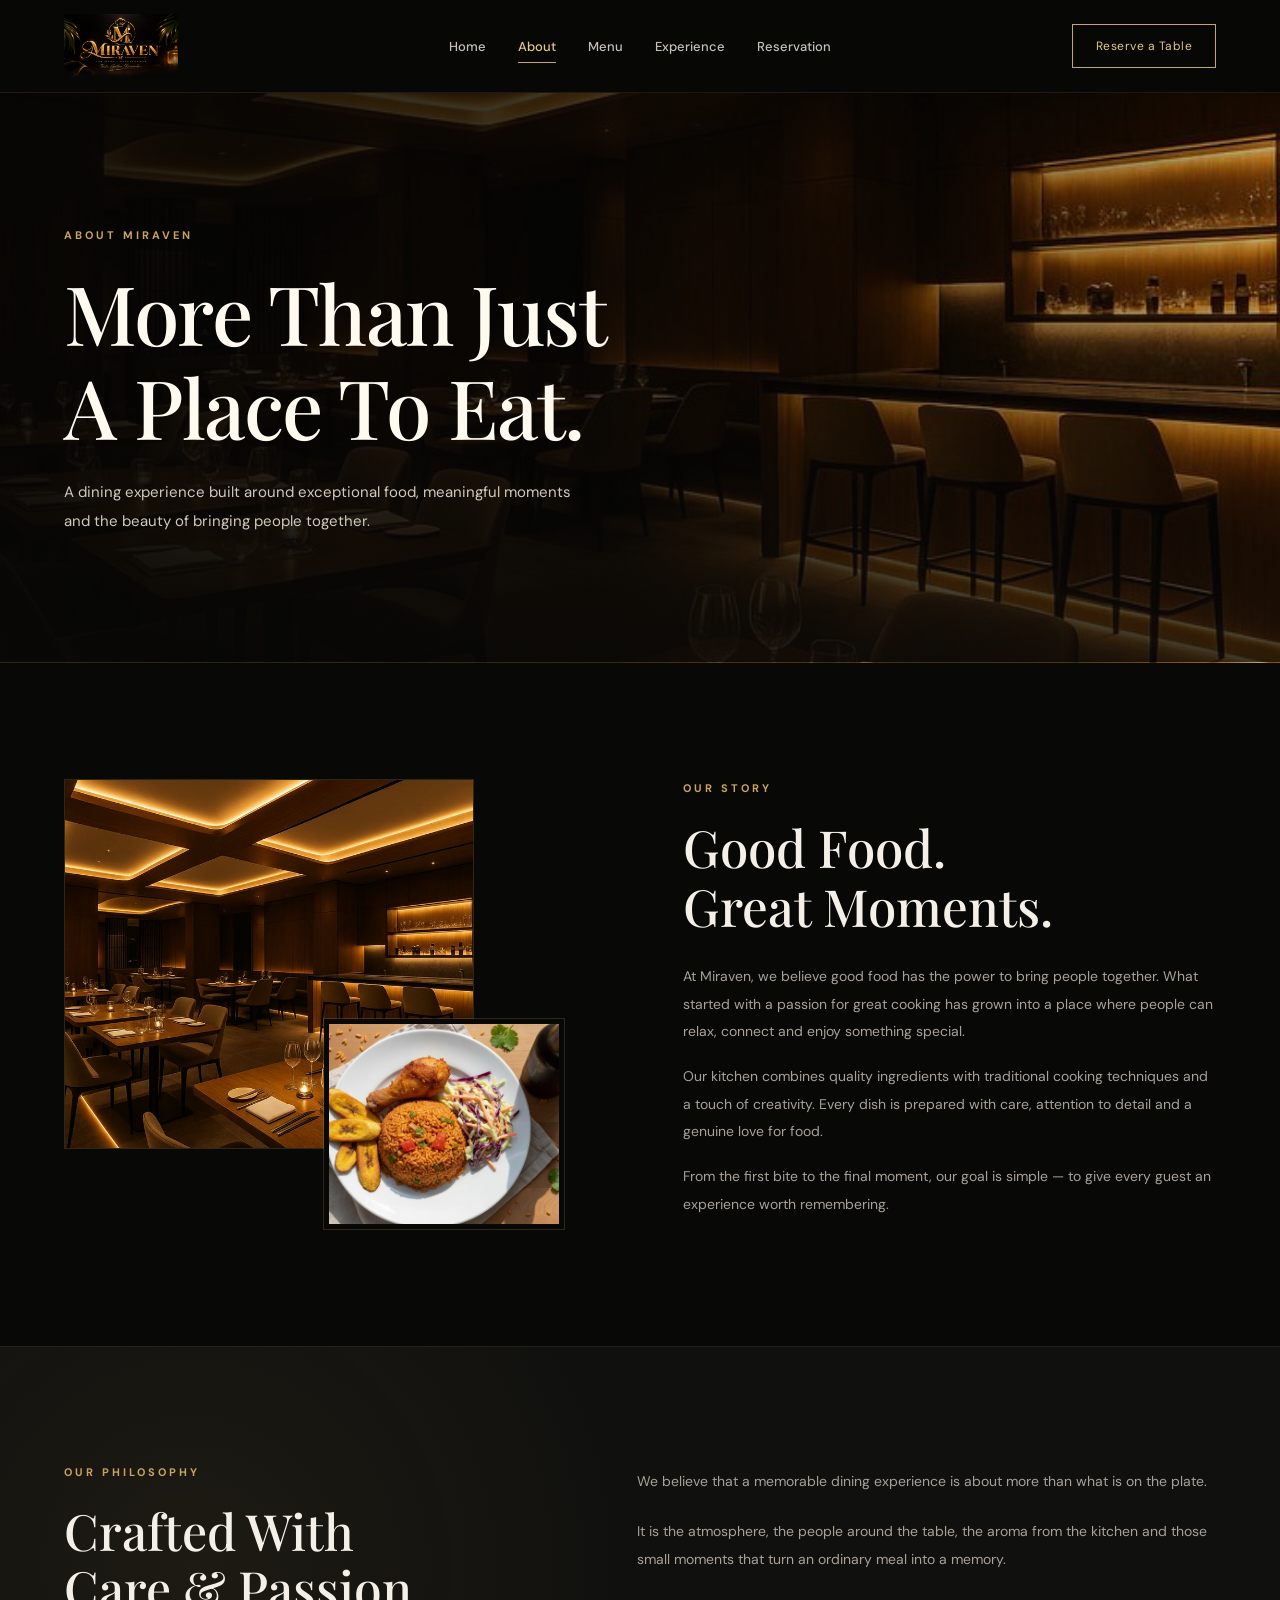
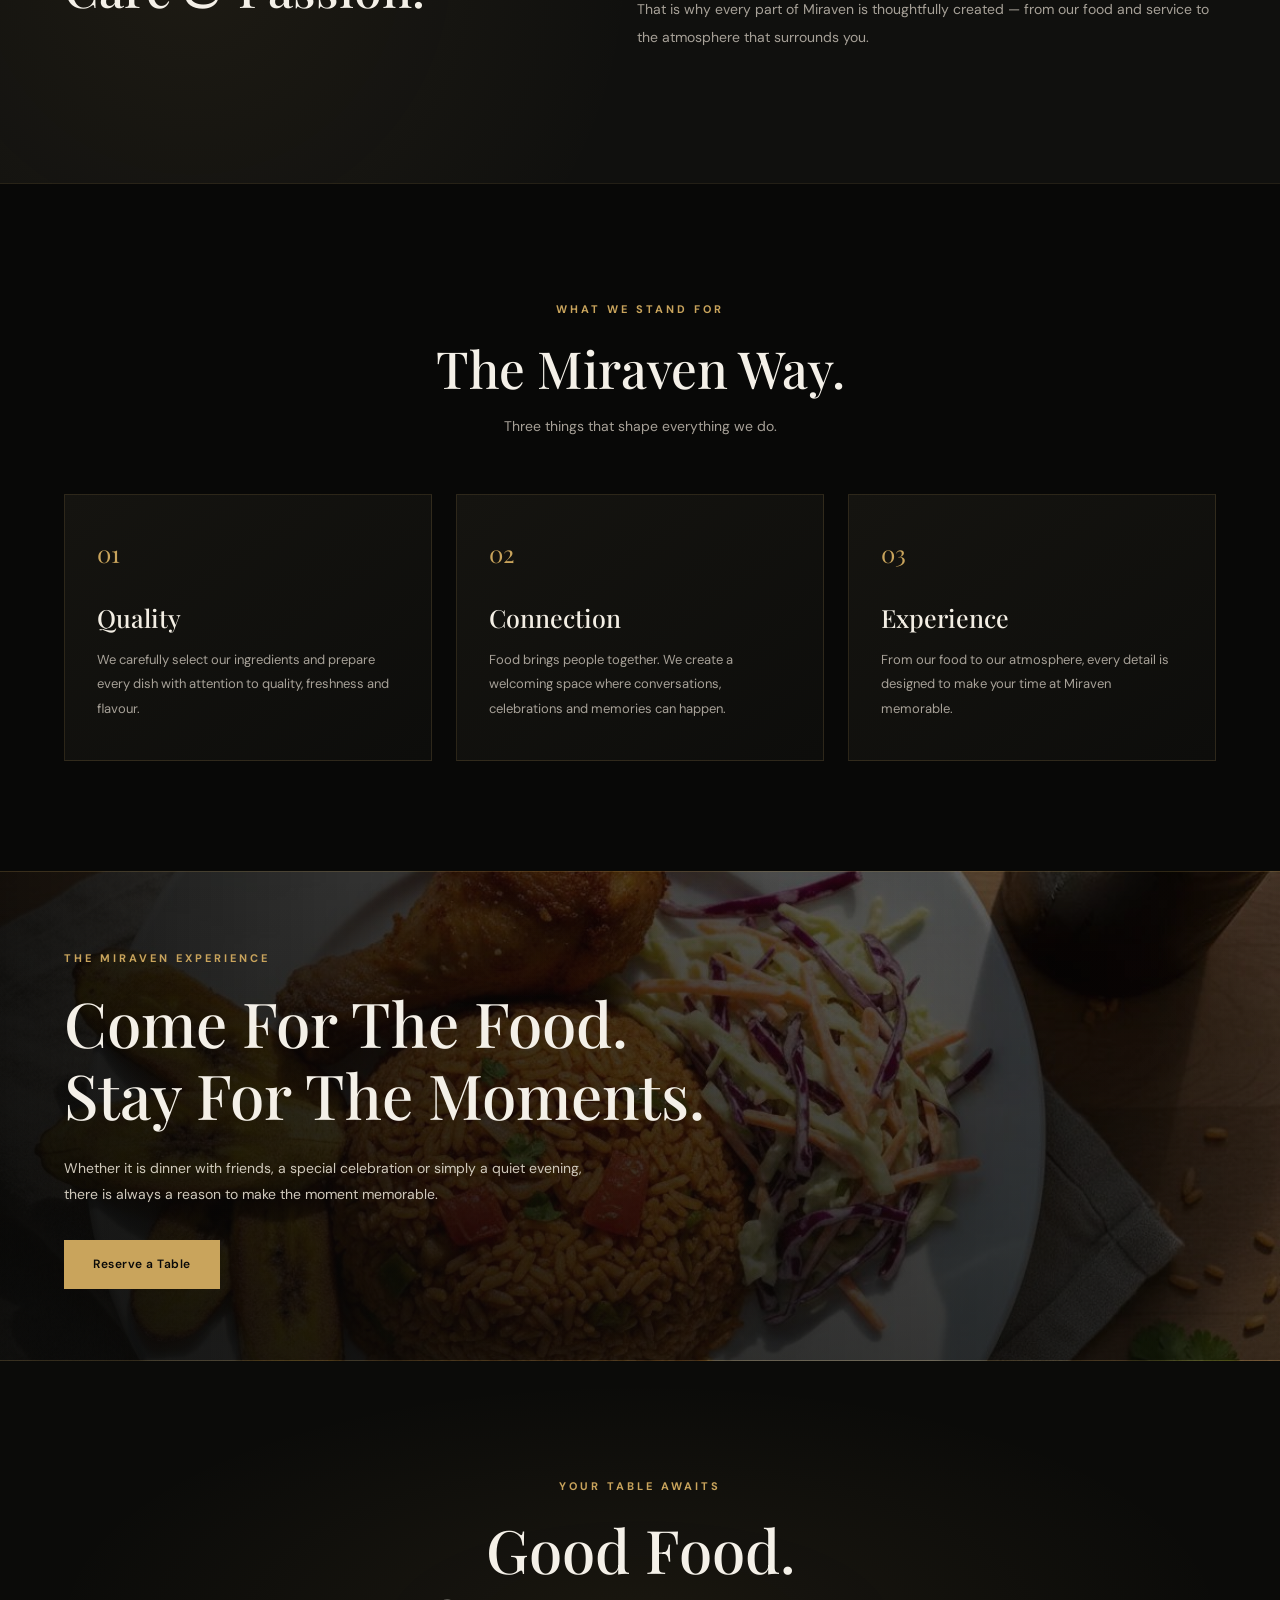
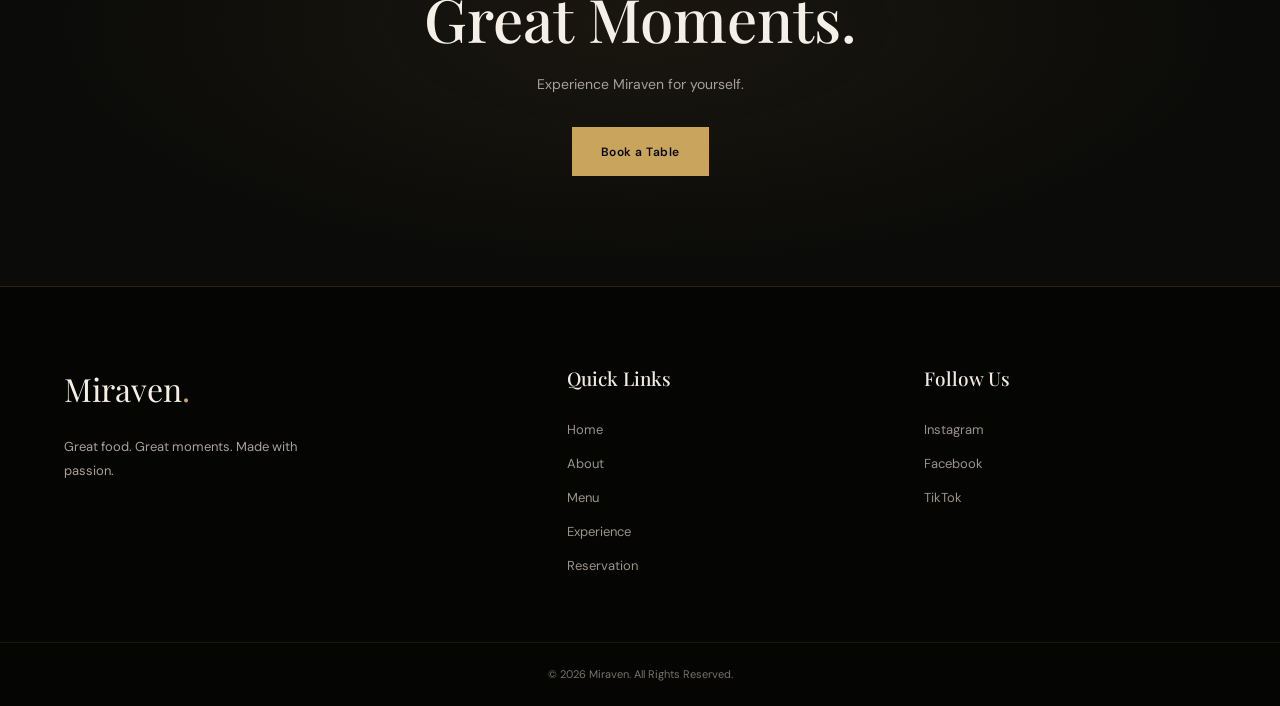
<file: about.html>
<!DOCTYPE html>
<html lang="en">
<head>
    <meta charset="UTF-8">
    <meta name="viewport" content="width=device-width, initial-scale=1.0">

    <title>About Miraven | Fine Dining & Great Taste</title>

    <!-- Google Fonts -->
    <link rel="preconnect" href="https://fonts.googleapis.com">
    <link rel="preconnect" href="https://fonts.gstatic.com" crossorigin>

    <link
        href="https://fonts.googleapis.com/css2?family=DM+Sans:wght@400;500;600;700&family=Playfair+Display:wght@500;600;700&display=swap"
        rel="stylesheet"
    >

    <!-- About Page CSS -->
    <link rel="stylesheet" href="./about.css">
</head>

<body>

    <!-- HEADER -->
    <header class="header">

        <nav class="navbar container">

            <!-- LOGO -->
            <a href="./index.html" class="miraven-logo">
                <img
                    src="./Miraven's Logo.png"
                    alt="Miraven Restaurant Logo"
                >
            </a>

            <!-- NAVIGATION: SAME AS HOMEPAGE -->
            <ul class="nav-links">

                <li>
                    <a href="./index.html">Home</a>
                </li>

                <li>
                    <a href="./about.html" class="active">About</a>
                </li>

                <li>
                    <a href="./menu.html">Menu</a>
                </li>

                <li>
                    <a href="./experience.html">Experience</a>
                </li>

                <li>
                    <a href="./reservation.html">Reservation</a>
                </li>

            </ul>

            <!-- RESERVATION BUTTON -->
            <a href="./reservation.html" class="nav-btn">
                Reserve a Table
            </a>

            <!-- MOBILE MENU -->
            <button
                class="menu-toggle"
                type="button"
                aria-label="Open Menu"
            >
                ☰
            </button>

        </nav>

    </header>


    <!-- MAIN CONTENT -->
    <main>

        <!-- ABOUT HERO -->
        <section class="about-hero">

            <div class="about-hero-overlay"></div>

            <div class="container about-hero-content">

                <p class="section-label">
                    ABOUT MIRAVEN
                </p>

                <h1>
                    More Than Just<br>
                    A Place To Eat.
                </h1>

                <p>
                    A dining experience built around exceptional food,
                    meaningful moments and the beauty of bringing
                    people together.
                </p>

            </div>

        </section>


        <!-- OUR STORY -->
        <section class="story section">

            <div class="container story-grid">

                <div class="story-images">

                    <div class="story-image-main">
                        <img
                            src="./Restaurant interior.jpg"
                            alt="Miraven restaurant interior"
                        >
                    </div>

                    <div class="story-image-small">
                        <img
                            src="./delicioous restaurant meal.jfif"
                            alt="Delicious meal served at Miraven"
                        >
                    </div>

                </div>

                <div class="story-content">

                    <p class="section-label">
                        OUR STORY
                    </p>

                    <h2>
                        Good Food.<br>
                        Great Moments.
                    </h2>

                    <p>
                        At Miraven, we believe good food has the power
                        to bring people together. What started with a
                        passion for great cooking has grown into a place
                        where people can relax, connect and enjoy
                        something special.
                    </p>

                    <p>
                        Our kitchen combines quality ingredients with
                        traditional cooking techniques and a touch of
                        creativity. Every dish is prepared with care,
                        attention to detail and a genuine love for food.
                    </p>

                    <p>
                        From the first bite to the final moment, our
                        goal is simple — to give every guest an
                        experience worth remembering.
                    </p>

                </div>

            </div>

        </section>


        <!-- OUR PHILOSOPHY -->
        <section class="philosophy section">

            <div class="container philosophy-grid">

                <div class="philosophy-content">

                    <p class="section-label">
                        OUR PHILOSOPHY
                    </p>

                    <h2>
                        Crafted With<br>
                        Care &amp; Passion.
                    </h2>

                </div>

                <div class="philosophy-text">

                    <p>
                        We believe that a memorable dining experience
                        is about more than what is on the plate.
                    </p>

                    <p>
                        It is the atmosphere, the people around the
                        table, the aroma from the kitchen and those
                        small moments that turn an ordinary meal
                        into a memory.
                    </p>

                    <p>
                        That is why every part of Miraven is
                        thoughtfully created — from our food and
                        service to the atmosphere that surrounds you.
                    </p>

                </div>

            </div>

        </section>


        <!-- OUR VALUES -->
        <section class="values section">

            <div class="container">

                <div class="section-heading">

                    <p class="section-label">
                        WHAT WE STAND FOR
                    </p>

                    <h2>
                        The Miraven Way.
                    </h2>

                    <p>
                        Three things that shape everything we do.
                    </p>

                </div>

                <div class="values-grid">

                    <!-- VALUE 1 -->
                    <article class="value-card">

                        <span class="value-number">
                            01
                        </span>

                        <h3>
                            Quality
                        </h3>

                        <p>
                            We carefully select our ingredients and
                            prepare every dish with attention to
                            quality, freshness and flavour.
                        </p>

                    </article>

                    <!-- VALUE 2 -->
                    <article class="value-card">

                        <span class="value-number">
                            02
                        </span>

                        <h3>
                            Connection
                        </h3>

                        <p>
                            Food brings people together. We create
                            a welcoming space where conversations,
                            celebrations and memories can happen.
                        </p>

                    </article>

                    <!-- VALUE 3 -->
                    <article class="value-card">

                        <span class="value-number">
                            03
                        </span>

                        <h3>
                            Experience
                        </h3>

                        <p>
                            From our food to our atmosphere, every
                            detail is designed to make your time
                            at Miraven memorable.
                        </p>

                    </article>

                </div>

            </div>

        </section>


        <!-- MIRAVEN EXPERIENCE -->
        <section class="experience">

            <div class="experience-overlay"></div>

            <div class="container experience-content">

                <p class="section-label">
                    THE MIRAVEN EXPERIENCE
                </p>

                <h2>
                    Come For The Food.<br>
                    Stay For The Moments.
                </h2>

                <p>
                    Whether it is dinner with friends, a special
                    celebration or simply a quiet evening, there
                    is always a reason to make the moment memorable.
                </p>

                <a
                    href="./reservation.html"
                    class="btn btn-primary"
                >
                    Reserve a Table
                </a>

            </div>

        </section>


        <!-- FINAL CALL TO ACTION -->
        <section class="about-cta section">

            <div class="container">

                <p class="section-label">
                    YOUR TABLE AWAITS
                </p>

                <h2>
                    Good Food.<br>
                    Great Moments.
                </h2>

                <p>
                    Experience Miraven for yourself.
                </p>

                <a
                    href="./reservation.html"
                    class="btn btn-primary"
                >
                    Book a Table
                </a>

            </div>

        </section>

    </main>


    <!-- FOOTER -->
    <footer class="footer">

        <div class="container footer-grid">

            <!-- FOOTER BRAND -->
            <div class="footer-brand">

                <a href="./index.html" class="logo">
                    Miraven<span>.</span>
                </a>

                <p>
                    Great food. Great moments.
                    Made with passion.
                </p>

            </div>


            <!-- FOOTER NAVIGATION -->
            <div class="footer-links">

                <h4>
                    Quick Links
                </h4>

                <a href="./index.html">Home</a>
                <a href="./about.html">About</a>
                <a href="./menu.html">Menu</a>
                <a href="./experience.html">Experience</a>
                <a href="./reservation.html">Reservation</a>

            </div>


            <!-- SOCIAL LINKS -->
            <div class="footer-links">

                <h4>
                    Follow Us
                </h4>

                <a
                    href="https://www.instagram.com/dadson_bobo/"
                    class="social-link"
                    target="_blank"
                    rel="noopener noreferrer"
                >
                    Instagram
                </a>

                <a
                    href="#"
                    class="social-link"
                >
                    Facebook
                </a>

                <a
                    href="https://www.tiktok.com/@...weird3?_r=1&_t=ZS-98ufBi0A1yP"
                    class="social-link"
                    target="_blank"
                    rel="noopener noreferrer"
                >
                    TikTok
                </a>

            </div>

        </div>


        <!-- COPYRIGHT -->
        <div class="footer-bottom">

            <p>
                © 2026 Miraven. All Rights Reserved.
            </p>

        </div>

    </footer>


    <!-- ABOUT PAGE JAVASCRIPT -->
    <script src="./about.js"></script>

</body>
</html>
</file>
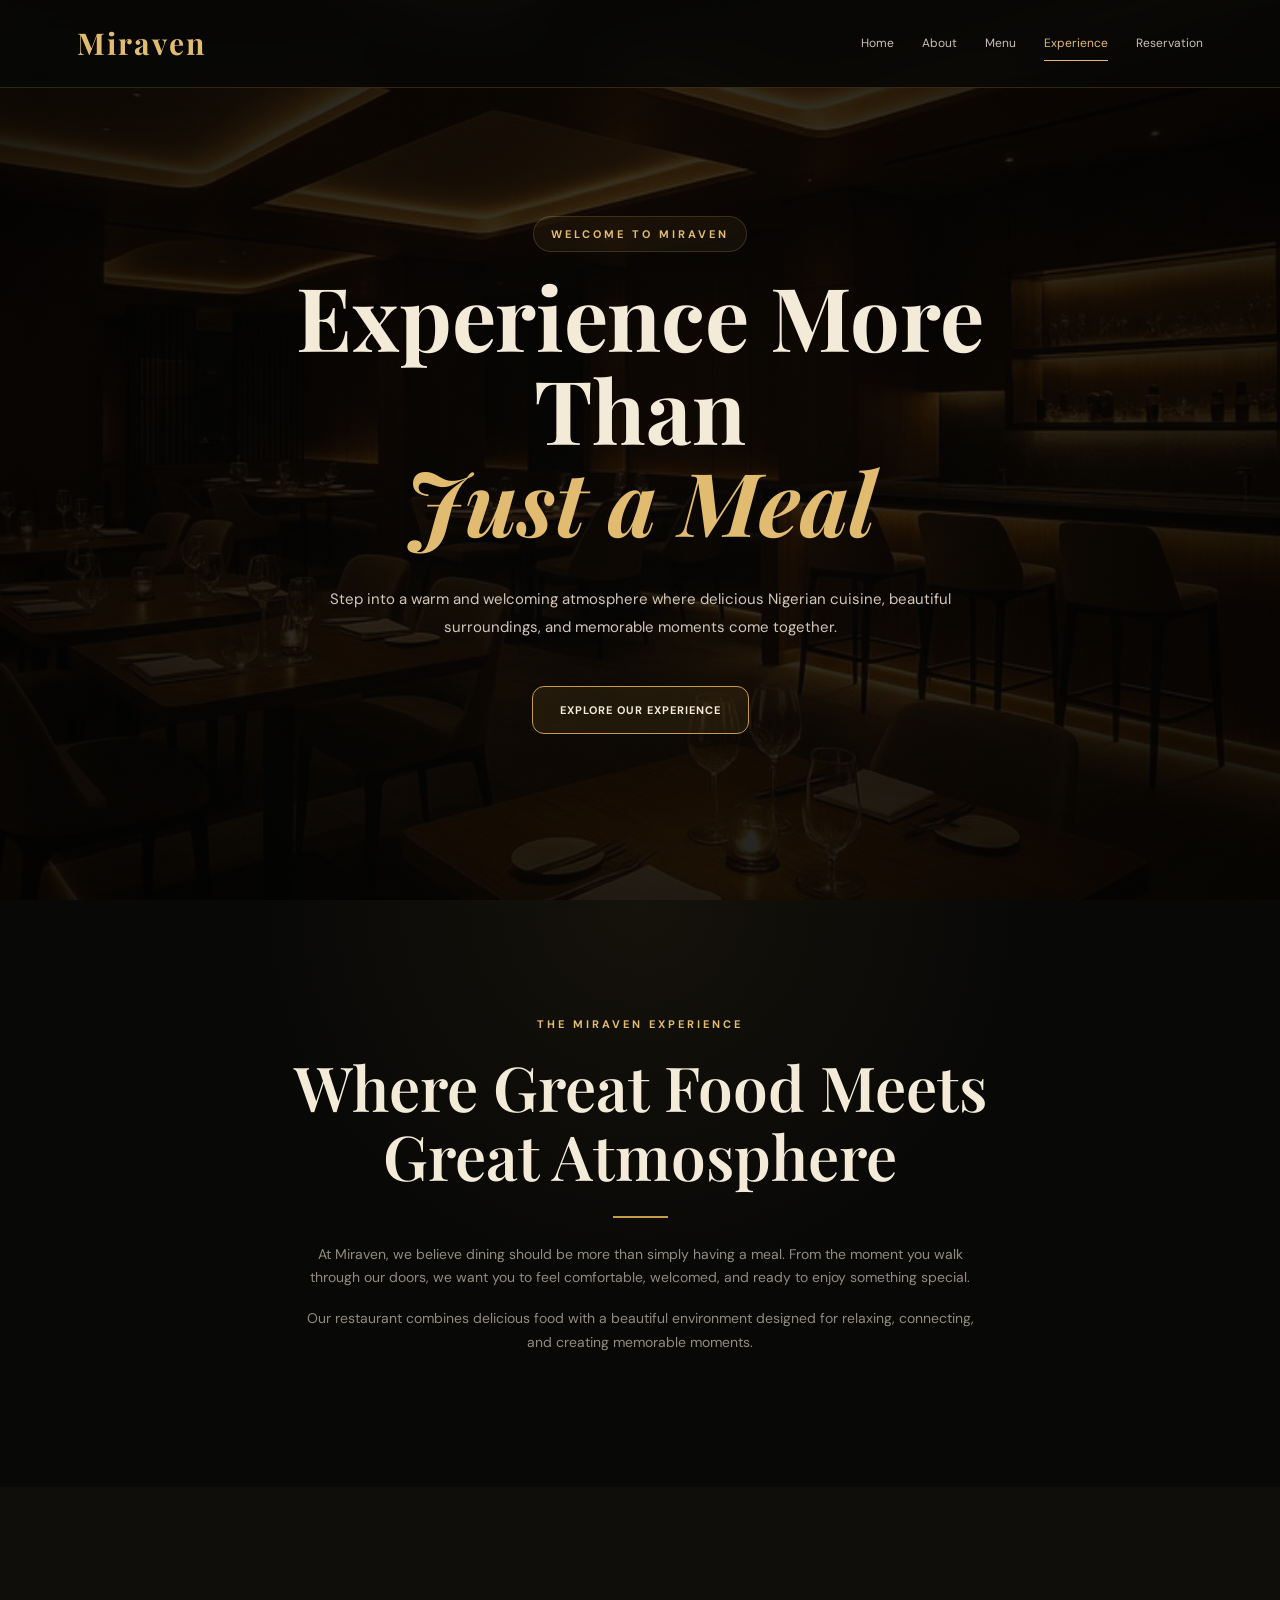
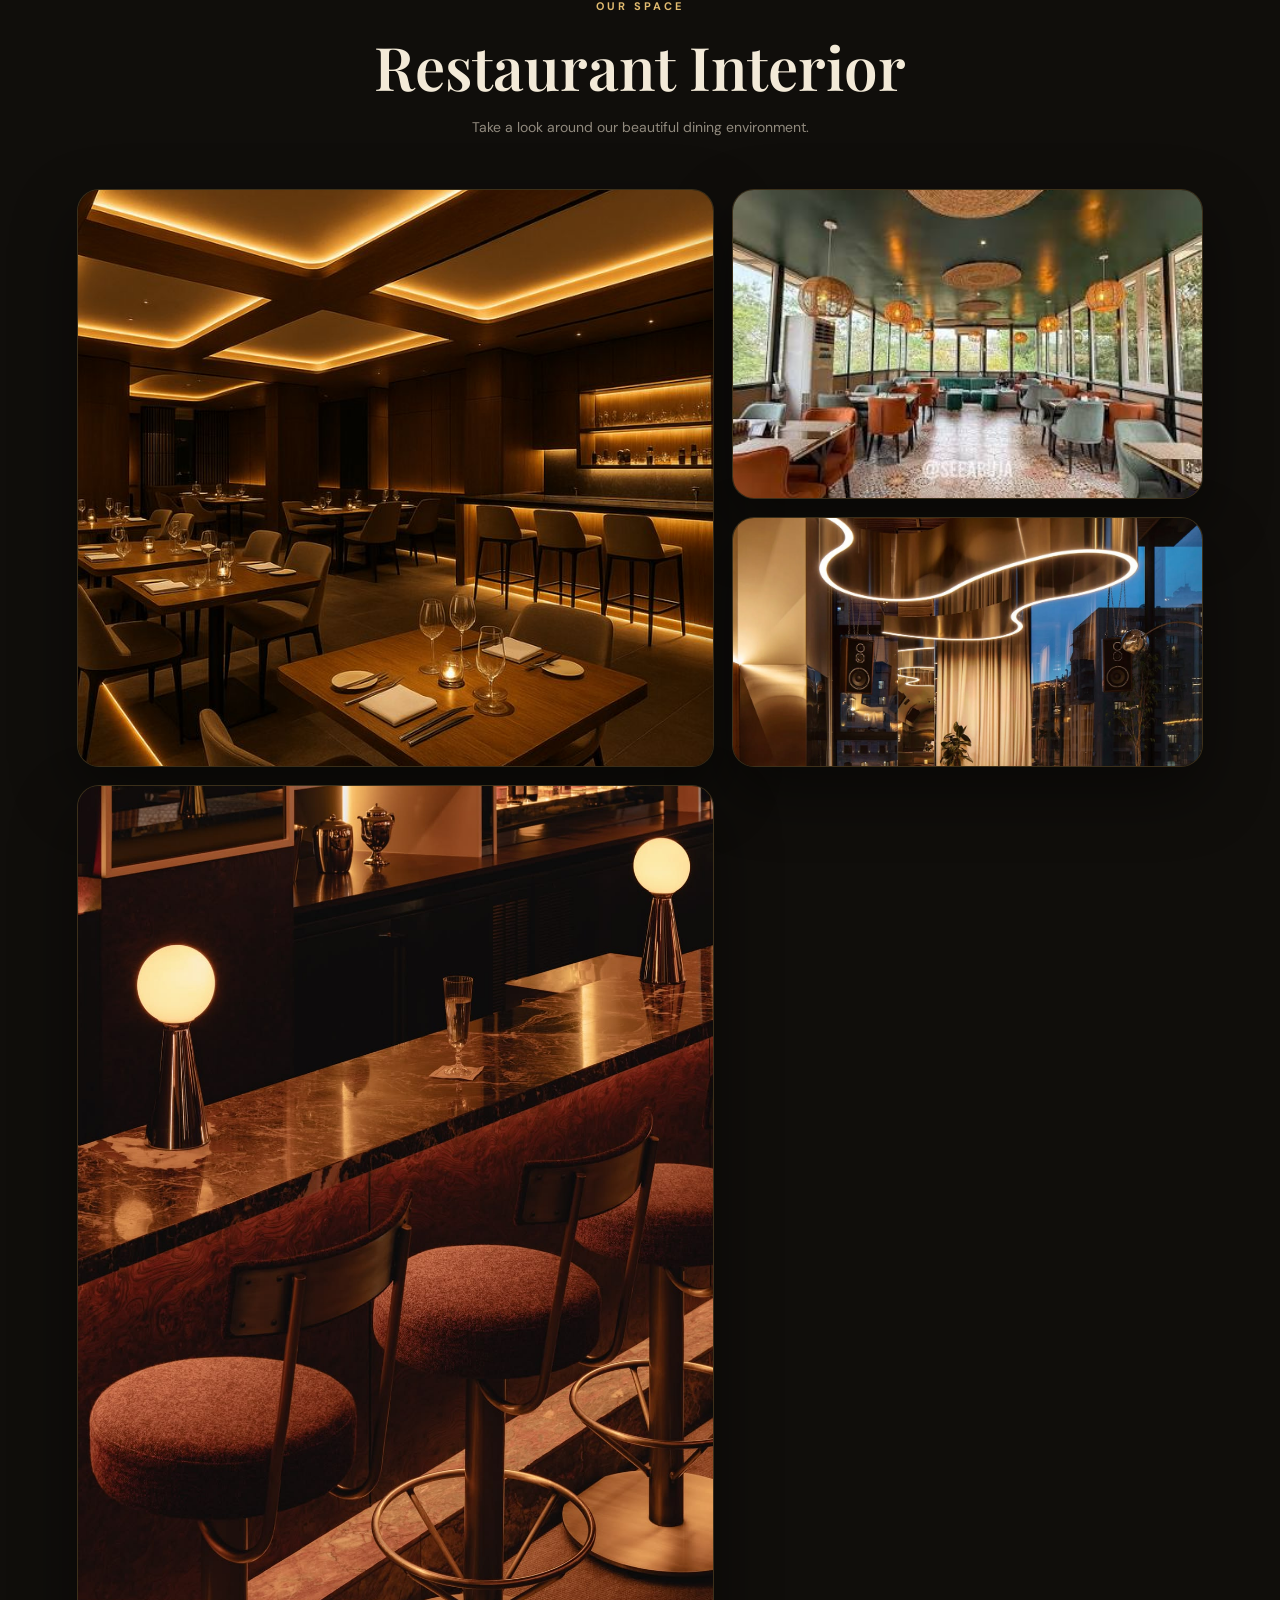
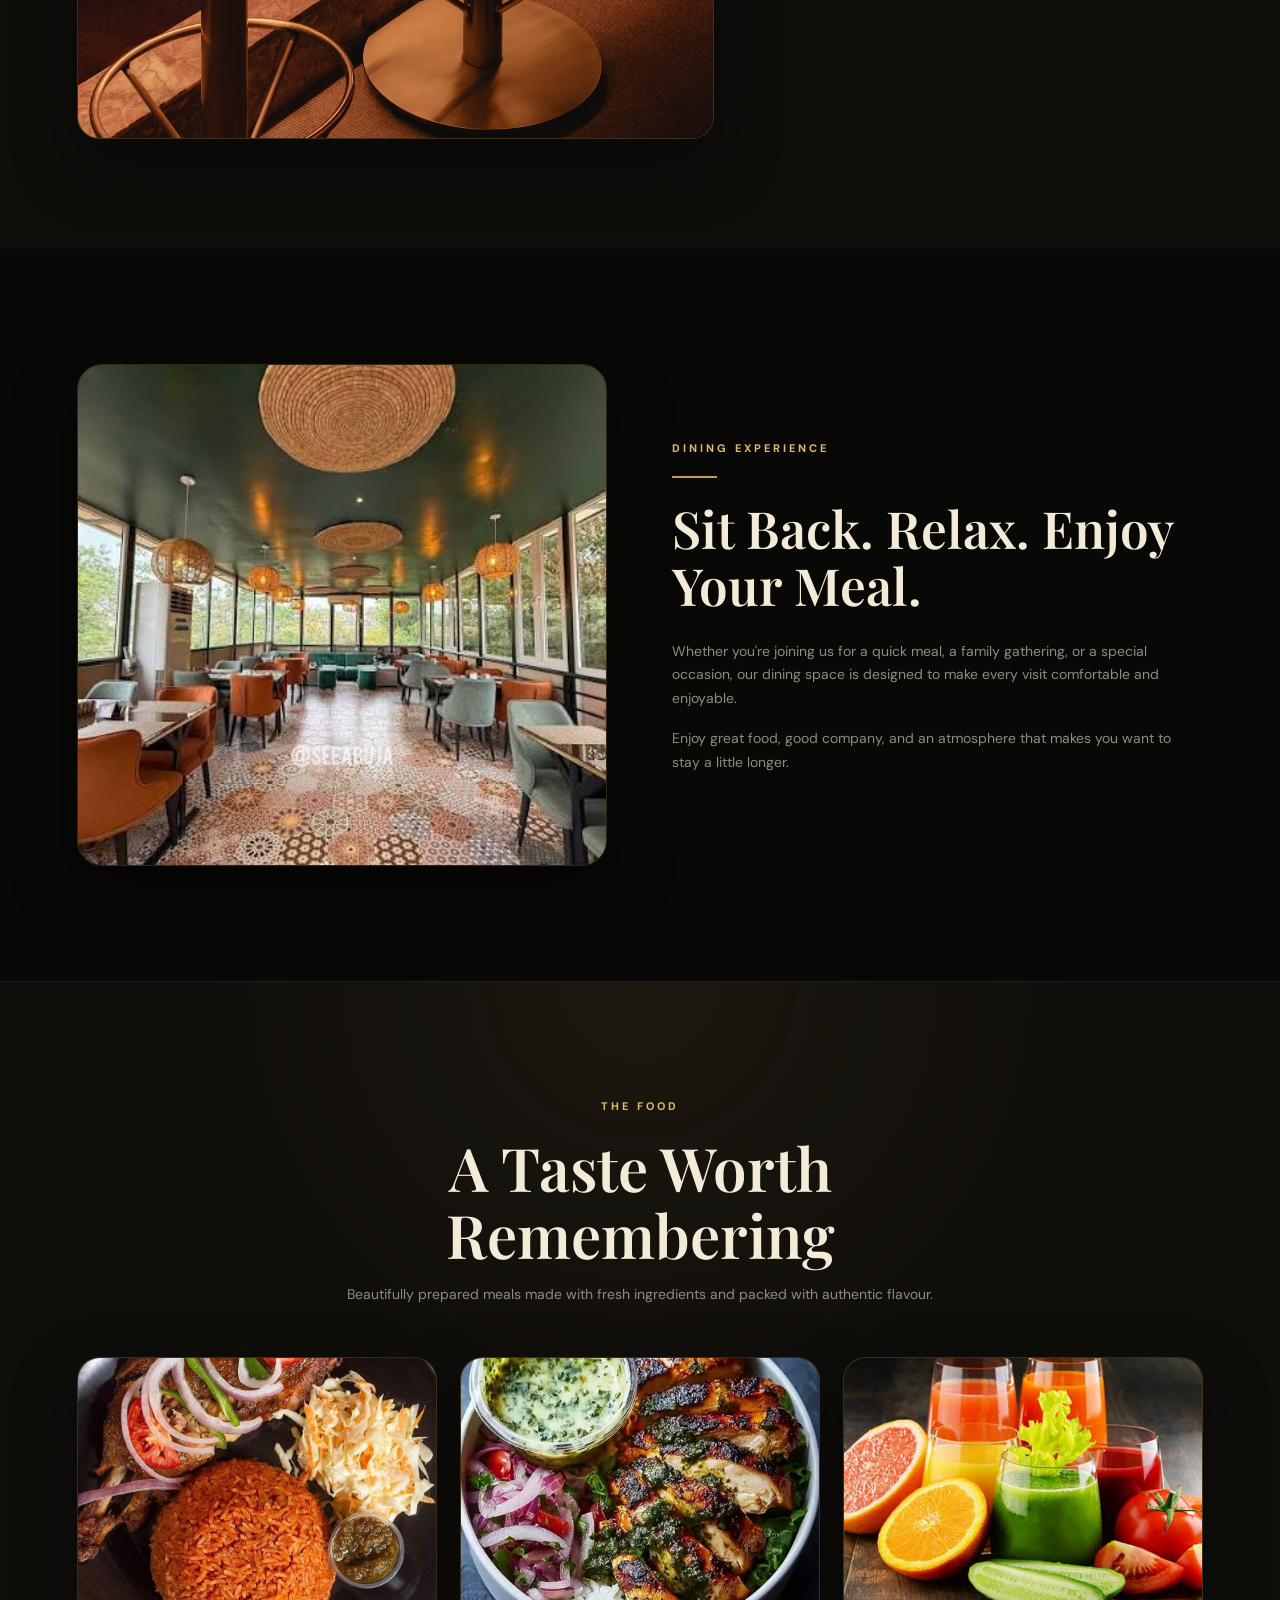
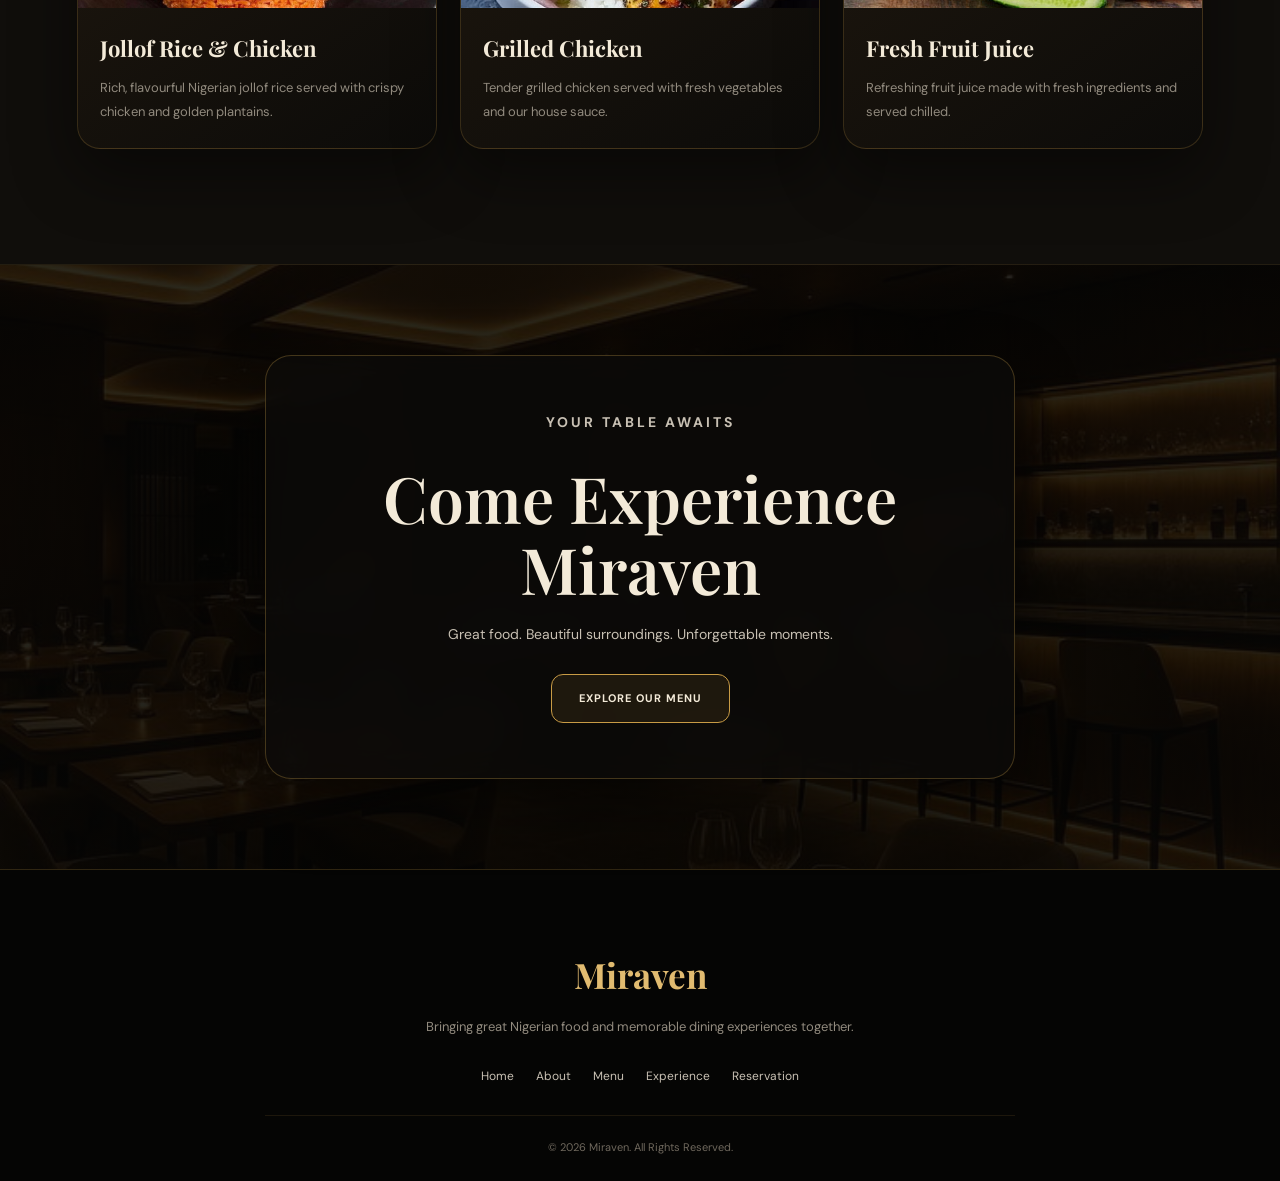
<file: experience.html>
<!DOCTYPE html>
<html lang="en">

<head>
    <meta charset="UTF-8">
    <meta name="viewport" content="width=device-width, initial-scale=1.0">

    <meta name="description" content="Experience Miraven Restaurant — enjoy delicious Nigerian cuisine, beautiful surroundings, and memorable dining moments.">

    <title>Experience | Miraven Restaurant</title>

    <!-- Google Fonts -->
    <link rel="preconnect" href="https://fonts.googleapis.com">
    <link rel="preconnect" href="https://fonts.gstatic.com" crossorigin>

    <link href="https://fonts.googleapis.com/css2?family=DM+Sans:wght@400;500;600;700&family=Playfair+Display:wght@400;500;600;700&display=swap" rel="stylesheet">

    <!-- Stylesheet -->
    <link rel="stylesheet" href="experience.css">
</head>

<body>

    <!-- HEADER / NAVIGATION -->
    <header class="experience-header">

        <div class="logo">
            <h2>Miraven</h2>
        </div>

        <nav>
            <a href="index.html">Home</a>
            <a href="about.html">About</a>
            <a href="menu.html">Menu</a>
            <a href="experience.html" class="active">Experience</a>
            <a href="reservation.html">Reservation</a>
        </nav>

    </header>


    <!-- HERO SECTION -->
    <section class="experience-hero">

        <div class="hero-content">

            <p class="small-heading">WELCOME TO MIRAVEN</p>

            <h1>
                Experience More Than
                <span>Just a Meal</span>
            </h1>

            <p>
                Step into a warm and welcoming atmosphere where
                delicious Nigerian cuisine, beautiful surroundings,
                and memorable moments come together.
            </p>

            <a href="#interior" class="hero-button">
                Explore Our Experience
            </a>

        </div>

    </section>


    <!-- INTRODUCTION -->
    <section class="experience-intro">

        <div class="intro-text">

            <p class="section-label">THE MIRAVEN EXPERIENCE</p>

            <h2>
                Where Great Food Meets
                Great Atmosphere
            </h2>

            <p>
                At Miraven, we believe dining should be more than
                simply having a meal. From the moment you walk through
                our doors, we want you to feel comfortable, welcomed,
                and ready to enjoy something special.
            </p>

            <p>
                Our restaurant combines delicious food with a beautiful
                environment designed for relaxing, connecting, and
                creating memorable moments.
            </p>

        </div>

    </section>


    <!-- RESTAURANT INTERIOR -->
    <section class="experience-section" id="interior">

        <div class="section-heading">

            <p class="section-label">OUR SPACE</p>

            <h2>Restaurant Interior</h2>

            <p>
                Take a look around our beautiful dining environment.
            </p>

        </div>

        <div class="interior-gallery">

            <div class="gallery-item large">
                <img
                    src="Restaurant interior.jpg"
                    alt="Beautiful restaurant interior"
                    loading="lazy">
            </div>

            <div class="gallery-item">
                <img
                    src="restaurant dining.jfif"
                    alt="Restaurant dining area"
                    loading="lazy">
            </div>

            <div class="gallery-item">
                <img
                    src="restaurant seating.jpg"
                    alt="Comfortable restaurant seating"
                    loading="lazy">
            </div>

            <div class="gallery-item">
                <img
                    src="restaurant bar.jpg"
                    alt="Restaurant bar area"
                    loading="lazy">
            </div>

        </div>

    </section>


    <!-- DINING EXPERIENCE -->
    <section class="dining-experience">

        <div class="dining-image">

            <img
                src="restaurant dining.jfif"
                alt="Restaurant dining environment"
                loading="lazy">

        </div>

        <div class="dining-text">

            <p class="section-label">DINING EXPERIENCE</p>

            <h2>
                Sit Back. Relax.
                Enjoy Your Meal.
            </h2>

            <p>
                Whether you're joining us for a quick meal, a family
                gathering, or a special occasion, our dining space is
                designed to make every visit comfortable and enjoyable.
            </p>

            <p>
                Enjoy great food, good company, and an atmosphere
                that makes you want to stay a little longer.
            </p>

        </div>

    </section>


    <!-- FOOD EXPERIENCE -->
    <section class="food-experience">

        <div class="section-heading">

            <p class="section-label">THE FOOD</p>

            <h2>A Taste Worth Remembering</h2>

            <p>
                Beautifully prepared meals made with fresh ingredients
                and packed with authentic flavour.
            </p>

        </div>

        <div class="food-gallery">

            <div class="food-card">

                <img
                    src="special jollof rice.jfif"
                    alt="Nigerian jollof rice with chicken and plantain"
                    loading="lazy">

                <h3>Jollof Rice &amp; Chicken</h3>

                <p>
                    Rich, flavourful Nigerian jollof rice served with
                    crispy chicken and golden plantains.
                </p>

            </div>


            <div class="food-card">

                <img
                    src="grilled chicken.jpg"
                    alt="Grilled chicken"
                    loading="lazy">

                <h3>Grilled Chicken</h3>

                <p>
                    Tender grilled chicken served with fresh vegetables
                    and our house sauce.
                </p>

            </div>


            <div class="food-card">

                <img
                    src="fresh fruit drinks.jfif"
                    alt="Fresh fruit juice"
                    loading="lazy">

                <h3>Fresh Fruit Juice</h3>

                <p>
                    Refreshing fruit juice made with fresh ingredients
                    and served chilled.
                </p>

            </div>

        </div>

    </section>


    <!-- FINAL EXPERIENCE SECTION -->
    <section class="experience-ending">

        <div class="ending-content">

            <p class="section-label">YOUR TABLE AWAITS</p>

            <h2>
                Come Experience Miraven
            </h2>

            <p>
                Great food. Beautiful surroundings.
                Unforgettable moments.
            </p>

            <a href="menu.html" class="hero-button">
                Explore Our Menu
            </a>

        </div>

    </section>


    <!-- FOOTER -->
    <footer class="experience-footer">

        <div class="footer-content">

            <h2>Miraven</h2>

            <p>
                Bringing great Nigerian food and memorable
                dining experiences together.
            </p>

            <div class="footer-links">

                <a href="index.html">Home</a>
                <a href="about.html">About</a>
                <a href="menu.html">Menu</a>
                <a href="experience.html">Experience</a>
                <a href="reservation.html">Reservation</a>

            </div>

            <p class="copyright">
                &copy; 2026 Miraven. All Rights Reserved.
            </p>

        </div>

    </footer>

</body>
</html>
</file>
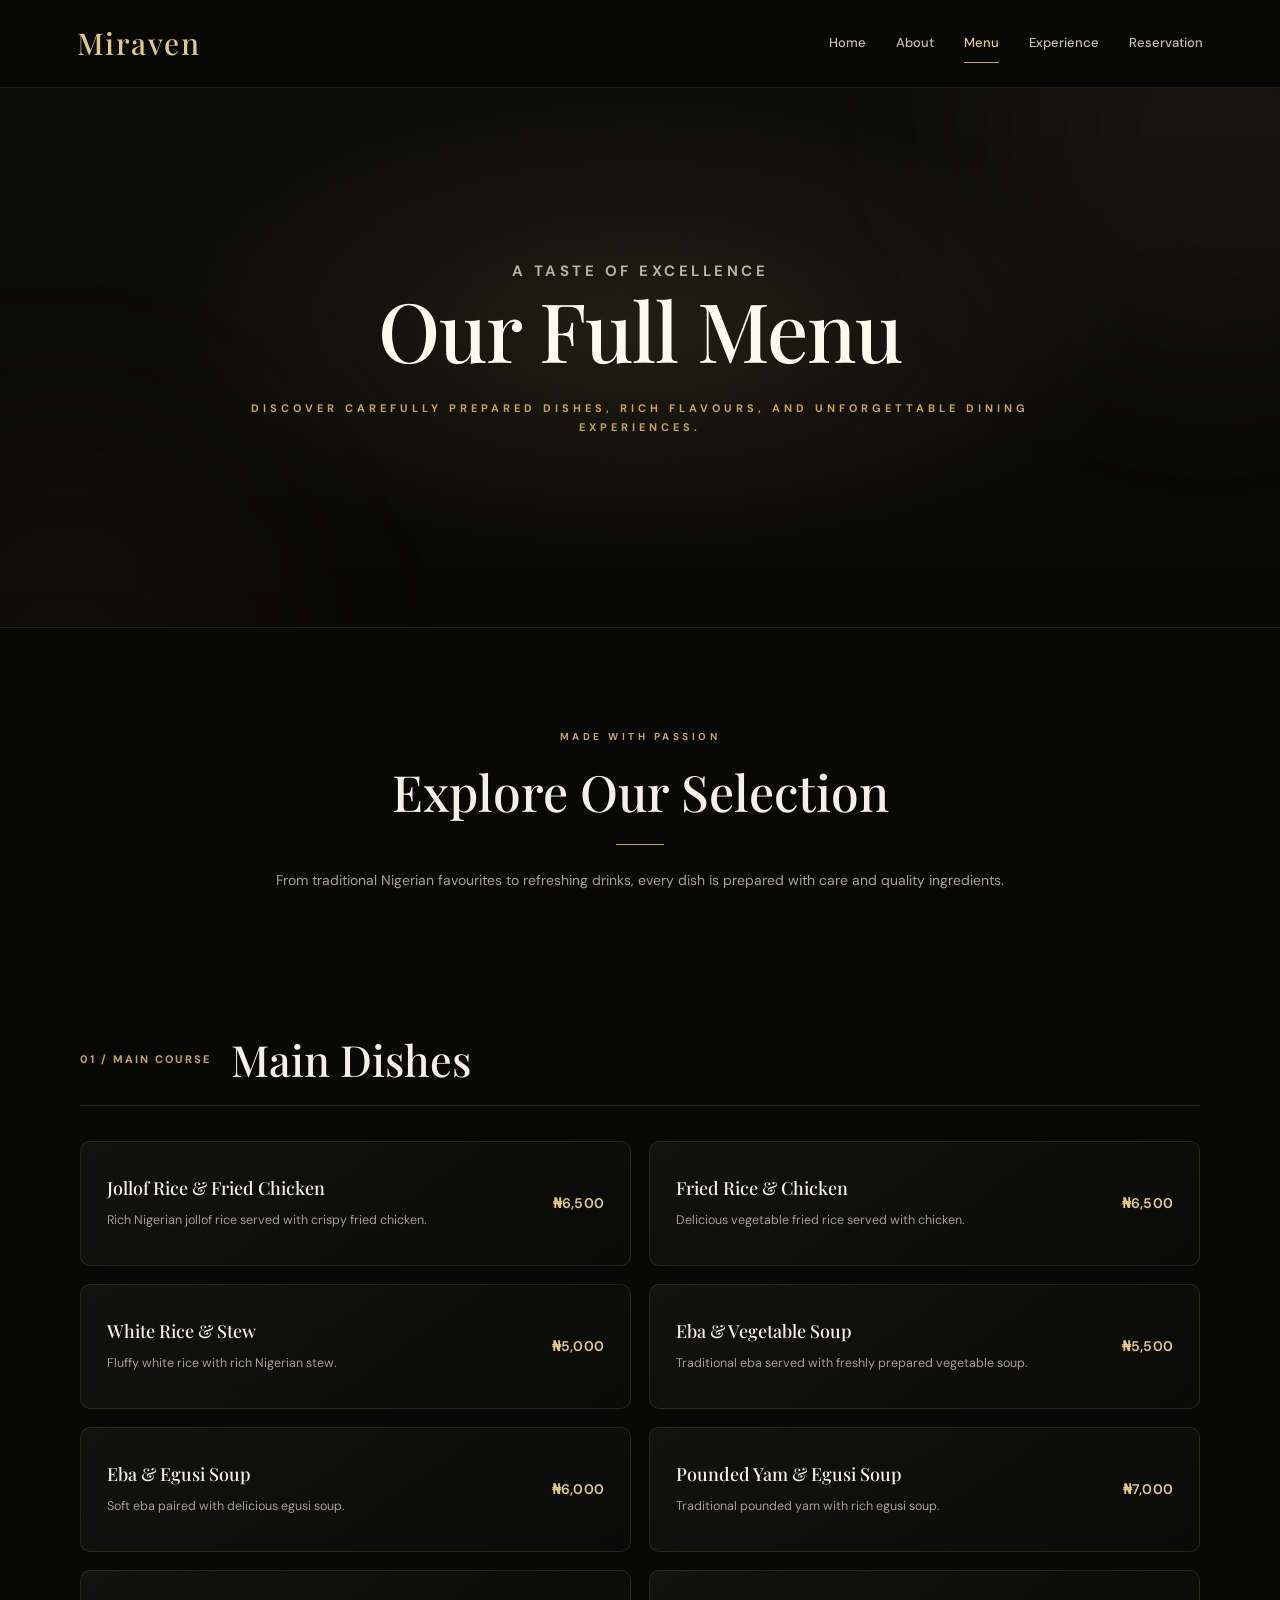
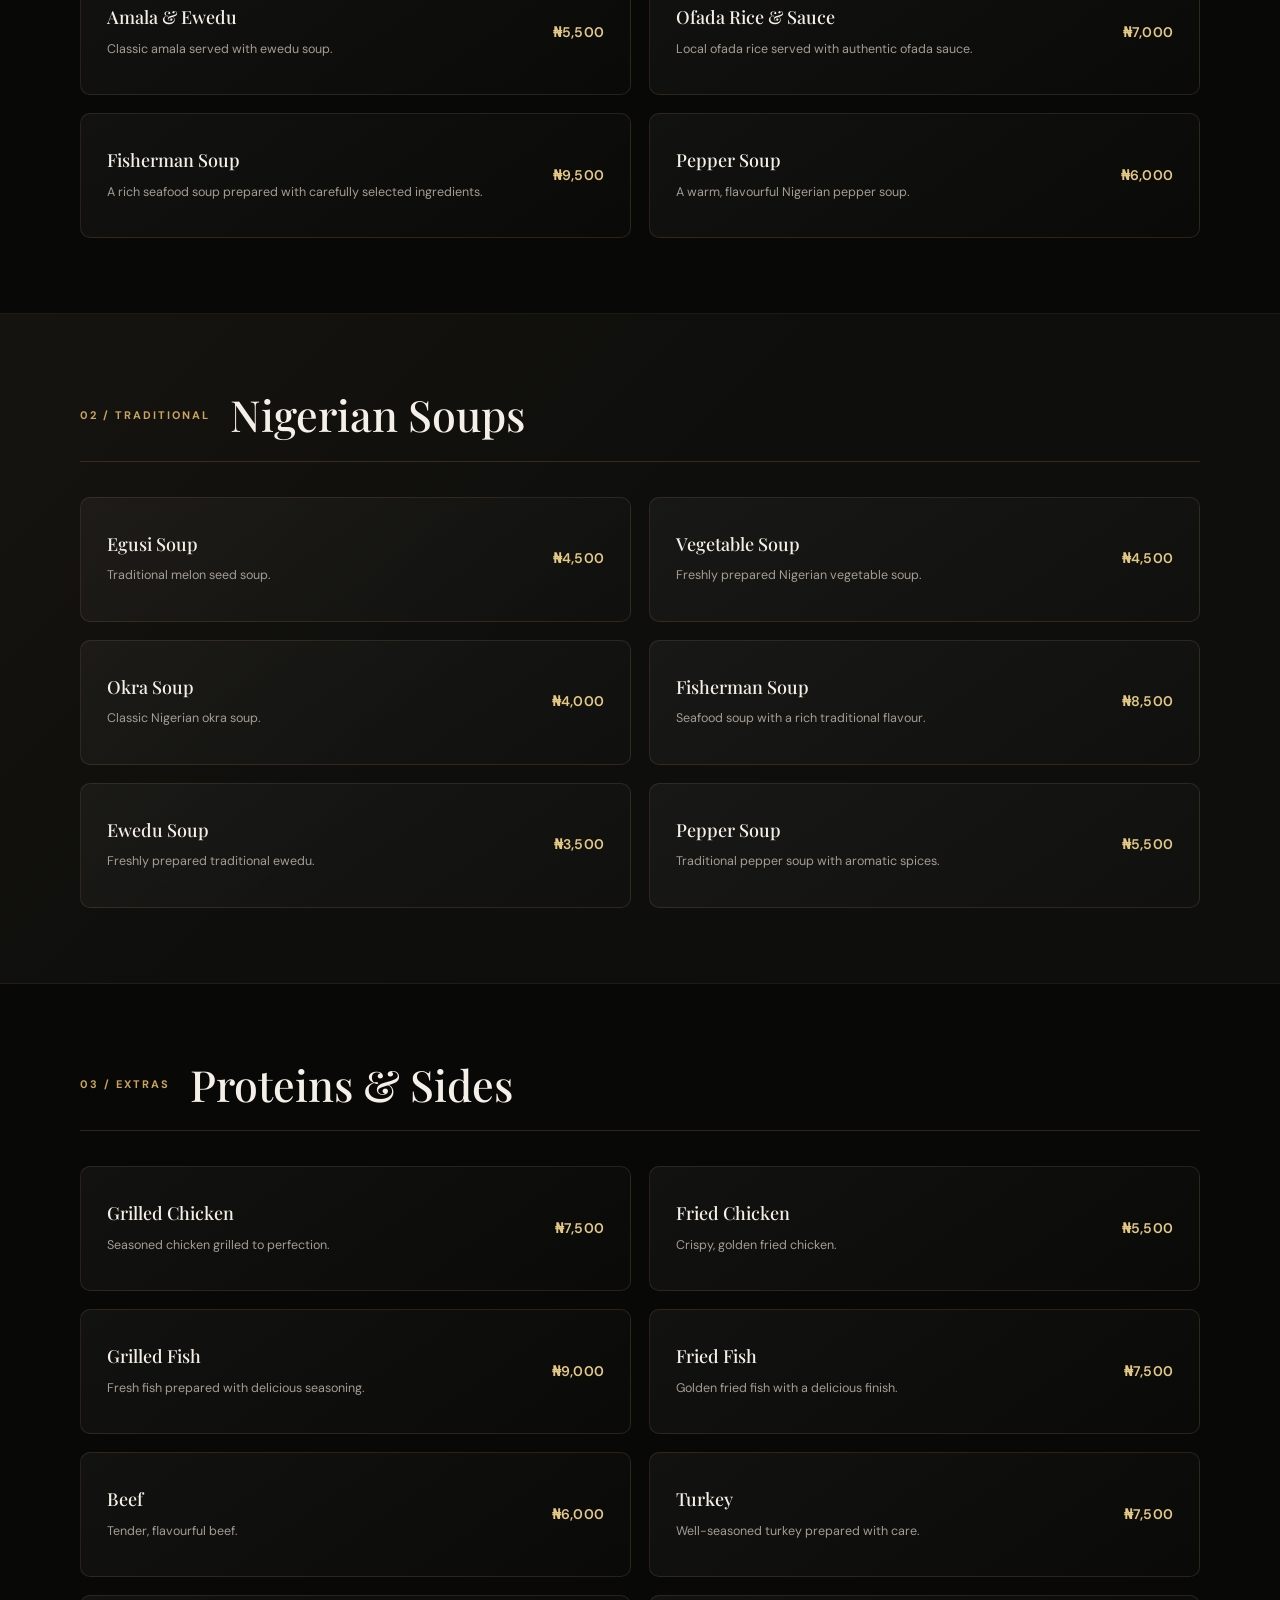
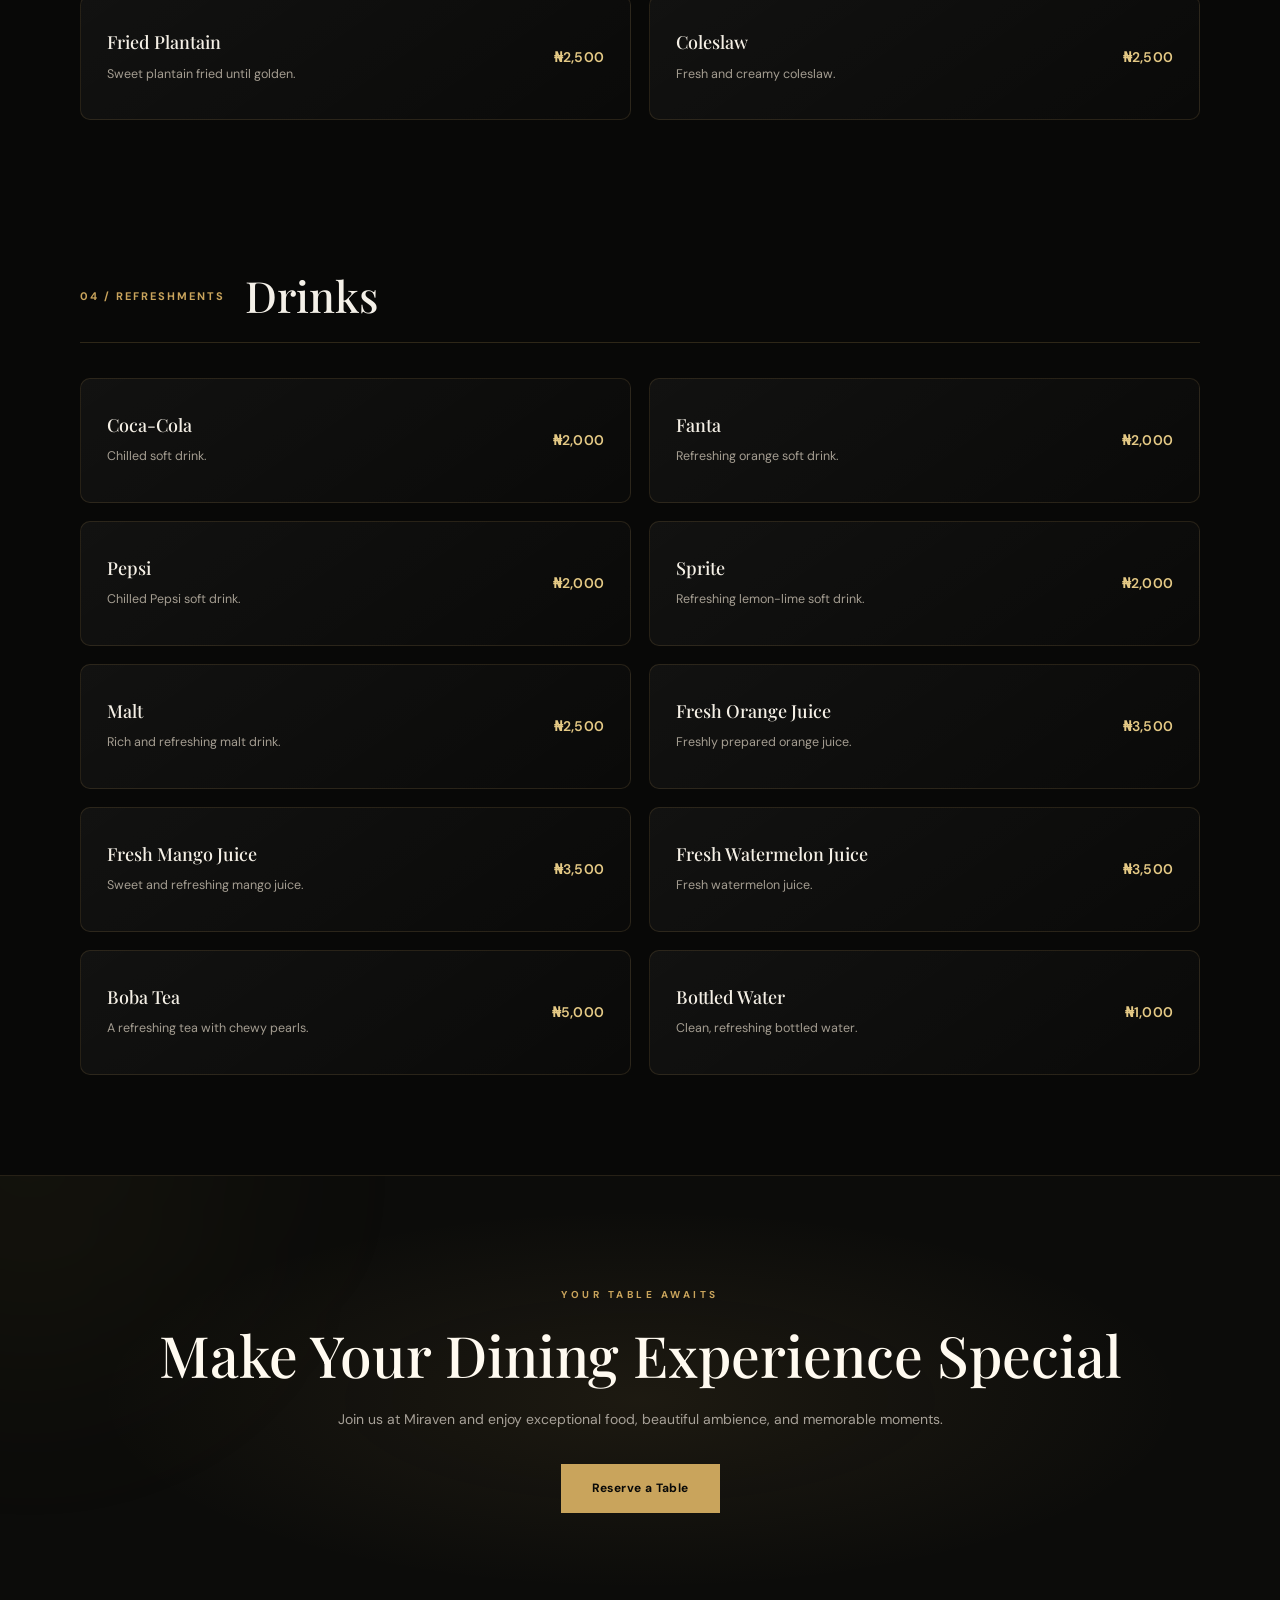
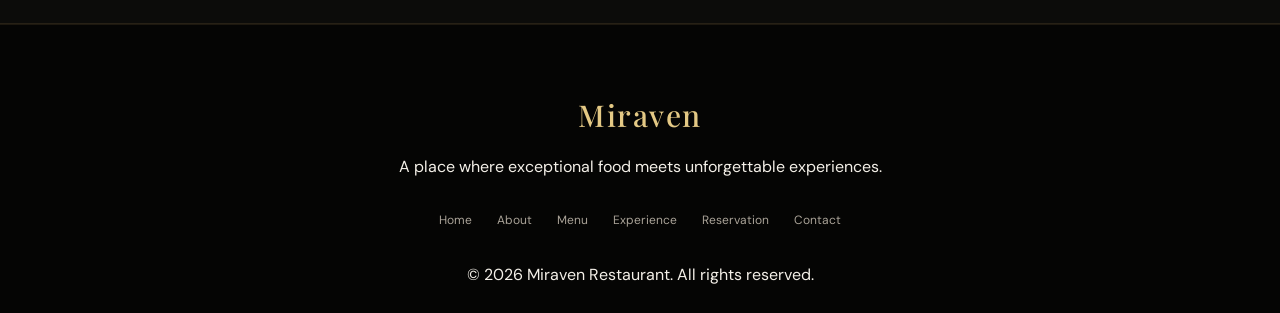
<file: menu.html>
<!DOCTYPE html>
<html lang="en">
<head>
    <meta charset="UTF-8">
    <meta name="viewport" content="width=device-width, initial-scale=1.0">

    <title>Our Menu | Miraven Restaurant</title>

    <link rel="stylesheet" href="menu.css">

    <link rel="preconnect" href="https://fonts.googleapis.com">
    <link rel="preconnect" href="https://fonts.gstatic.com" crossorigin>

    <link href="https://fonts.googleapis.com/css2?family=DM+Sans:wght@400;500;600;700&family=Playfair+Display:wght@400;500;600;700&display=swap" rel="stylesheet">
</head>

<body>

    <!-- HEADER -->
    <header class="menu-header">

        <div class="logo">
            <h2>Miraven</h2>
        </div>

        <nav class="menu-nav">
            <a href="index.html">Home</a>
            <a href="about.html">About</a>
            <a href="menu.html" class="active">Menu</a>
            <a href="experience.html">Experience</a>
            <a href="reservation.html">Reservation</a>
        </nav>

    </header>


    <!-- MENU HERO -->
    <section class="menu-hero">

        <div class="menu-hero-content">

            <span class="section-label">A Taste of Excellence</span>

            <h1>Our Full Menu</h1>

            <p>
                Discover carefully prepared dishes, rich flavours,
                and unforgettable dining experiences.
            </p>

        </div>

    </section>


    <!-- MENU INTRODUCTION -->
    <section class="menu-intro">

        <span class="section-label">Made With Passion</span>

        <h2>Explore Our Selection</h2>

        <p>
            From traditional Nigerian favourites to refreshing drinks,
            every dish is prepared with care and quality ingredients.
        </p>

    </section>


    <!-- MAIN DISHES -->
    <section class="menu-section">

        <div class="menu-title">

            <span class="section-label">01 / Main Course</span>

            <h2>Main Dishes</h2>

        </div>

        <div class="menu-list">

            <div class="menu-item">
                <div>
                    <h3>Jollof Rice &amp; Fried Chicken</h3>
                    <p>Rich Nigerian jollof rice served with crispy fried chicken.</p>
                </div>
                <span>₦6,500</span>
            </div>

            <div class="menu-item">
                <div>
                    <h3>Fried Rice &amp; Chicken</h3>
                    <p>Delicious vegetable fried rice served with chicken.</p>
                </div>
                <span>₦6,500</span>
            </div>

            <div class="menu-item">
                <div>
                    <h3>White Rice &amp; Stew</h3>
                    <p>Fluffy white rice with rich Nigerian stew.</p>
                </div>
                <span>₦5,000</span>
            </div>

            <div class="menu-item">
                <div>
                    <h3>Eba &amp; Vegetable Soup</h3>
                    <p>Traditional eba served with freshly prepared vegetable soup.</p>
                </div>
                <span>₦5,500</span>
            </div>

            <div class="menu-item">
                <div>
                    <h3>Eba &amp; Egusi Soup</h3>
                    <p>Soft eba paired with delicious egusi soup.</p>
                </div>
                <span>₦6,000</span>
            </div>

            <div class="menu-item">
                <div>
                    <h3>Pounded Yam &amp; Egusi Soup</h3>
                    <p>Traditional pounded yam with rich egusi soup.</p>
                </div>
                <span>₦7,000</span>
            </div>

            <div class="menu-item">
                <div>
                    <h3>Amala &amp; Ewedu</h3>
                    <p>Classic amala served with ewedu soup.</p>
                </div>
                <span>₦5,500</span>
            </div>

            <div class="menu-item">
                <div>
                    <h3>Ofada Rice &amp; Sauce</h3>
                    <p>Local ofada rice served with authentic ofada sauce.</p>
                </div>
                <span>₦7,000</span>
            </div>

            <div class="menu-item">
                <div>
                    <h3>Fisherman Soup</h3>
                    <p>A rich seafood soup prepared with carefully selected ingredients.</p>
                </div>
                <span>₦9,500</span>
            </div>

            <div class="menu-item">
                <div>
                    <h3>Pepper Soup</h3>
                    <p>A warm, flavourful Nigerian pepper soup.</p>
                </div>
                <span>₦6,000</span>
            </div>

        </div>

    </section>


    <!-- NIGERIAN SOUPS -->
    <section class="menu-section alternate">

        <div class="menu-title">

            <span class="section-label">02 / Traditional</span>

            <h2>Nigerian Soups</h2>

        </div>

        <div class="menu-list">

            <div class="menu-item">
                <div>
                    <h3>Egusi Soup</h3>
                    <p>Traditional melon seed soup.</p>
                </div>
                <span>₦4,500</span>
            </div>

            <div class="menu-item">
                <div>
                    <h3>Vegetable Soup</h3>
                    <p>Freshly prepared Nigerian vegetable soup.</p>
                </div>
                <span>₦4,500</span>
            </div>

            <div class="menu-item">
                <div>
                    <h3>Okra Soup</h3>
                    <p>Classic Nigerian okra soup.</p>
                </div>
                <span>₦4,000</span>
            </div>

            <div class="menu-item">
                <div>
                    <h3>Fisherman Soup</h3>
                    <p>Seafood soup with a rich traditional flavour.</p>
                </div>
                <span>₦8,500</span>
            </div>

            <div class="menu-item">
                <div>
                    <h3>Ewedu Soup</h3>
                    <p>Freshly prepared traditional ewedu.</p>
                </div>
                <span>₦3,500</span>
            </div>

            <div class="menu-item">
                <div>
                    <h3>Pepper Soup</h3>
                    <p>Traditional pepper soup with aromatic spices.</p>
                </div>
                <span>₦5,500</span>
            </div>

        </div>

    </section>


    <!-- PROTEINS AND SIDES -->
    <section class="menu-section">

        <div class="menu-title">

            <span class="section-label">03 / Extras</span>

            <h2>Proteins &amp; Sides</h2>

        </div>

        <div class="menu-list">

            <div class="menu-item">
                <div>
                    <h3>Grilled Chicken</h3>
                    <p>Seasoned chicken grilled to perfection.</p>
                </div>
                <span>₦7,500</span>
            </div>

            <div class="menu-item">
                <div>
                    <h3>Fried Chicken</h3>
                    <p>Crispy, golden fried chicken.</p>
                </div>
                <span>₦5,500</span>
            </div>

            <div class="menu-item">
                <div>
                    <h3>Grilled Fish</h3>
                    <p>Fresh fish prepared with delicious seasoning.</p>
                </div>
                <span>₦9,000</span>
            </div>

            <div class="menu-item">
                <div>
                    <h3>Fried Fish</h3>
                    <p>Golden fried fish with a delicious finish.</p>
                </div>
                <span>₦7,500</span>
            </div>

            <div class="menu-item">
                <div>
                    <h3>Beef</h3>
                    <p>Tender, flavourful beef.</p>
                </div>
                <span>₦6,000</span>
            </div>

            <div class="menu-item">
                <div>
                    <h3>Turkey</h3>
                    <p>Well-seasoned turkey prepared with care.</p>
                </div>
                <span>₦7,500</span>
            </div>

            <div class="menu-item">
                <div>
                    <h3>Fried Plantain</h3>
                    <p>Sweet plantain fried until golden.</p>
                </div>
                <span>₦2,500</span>
            </div>

            <div class="menu-item">
                <div>
                    <h3>Coleslaw</h3>
                    <p>Fresh and creamy coleslaw.</p>
                </div>
                <span>₦2,500</span>
            </div>

        </div>

    </section>


    <!-- DRINKS -->
    <section class="menu-section drinks">

        <div class="menu-title">

            <span class="section-label">04 / Refreshments</span>

            <h2>Drinks</h2>

        </div>

        <div class="menu-list">

            <div class="menu-item">
                <div>
                    <h3>Coca-Cola</h3>
                    <p>Chilled soft drink.</p>
                </div>
                <span>₦2,000</span>
            </div>

            <div class="menu-item">
                <div>
                    <h3>Fanta</h3>
                    <p>Refreshing orange soft drink.</p>
                </div>
                <span>₦2,000</span>
            </div>

            <div class="menu-item">
                <div>
                    <h3>Pepsi</h3>
                    <p>Chilled Pepsi soft drink.</p>
                </div>
                <span>₦2,000</span>
            </div>

            <div class="menu-item">
                <div>
                    <h3>Sprite</h3>
                    <p>Refreshing lemon-lime soft drink.</p>
                </div>
                <span>₦2,000</span>
            </div>

            <div class="menu-item">
                <div>
                    <h3>Malt</h3>
                    <p>Rich and refreshing malt drink.</p>
                </div>
                <span>₦2,500</span>
            </div>

            <div class="menu-item">
                <div>
                    <h3>Fresh Orange Juice</h3>
                    <p>Freshly prepared orange juice.</p>
                </div>
                <span>₦3,500</span>
            </div>

            <div class="menu-item">
                <div>
                    <h3>Fresh Mango Juice</h3>
                    <p>Sweet and refreshing mango juice.</p>
                </div>
                <span>₦3,500</span>
            </div>

            <div class="menu-item">
                <div>
                    <h3>Fresh Watermelon Juice</h3>
                    <p>Fresh watermelon juice.</p>
                </div>
                <span>₦3,500</span>
            </div>

            <div class="menu-item">
                <div>
                    <h3>Boba Tea</h3>
                    <p>A refreshing tea with chewy pearls.</p>
                </div>
                <span>₦5,000</span>
            </div>

            <div class="menu-item">
                <div>
                    <h3>Bottled Water</h3>
                    <p>Clean, refreshing bottled water.</p>
                </div>
                <span>₦1,000</span>
            </div>

        </div>

    </section>


    <!-- RESERVATION CTA -->
    <section class="menu-ending">

        <span class="section-label">Your Table Awaits</span>

        <h2>Make Your Dining Experience Special</h2>

        <p>
            Join us at Miraven and enjoy exceptional food,
            beautiful ambience, and memorable moments.
        </p>

        <a href="reservation.html" class="reserve-menu-button">
            Reserve a Table
        </a>

    </section>


    <!-- FOOTER -->
    <footer class="menu-footer">

        <div class="footer-brand">

            <h2>Miraven</h2>

            <p>
                A place where exceptional food meets unforgettable experiences.
            </p>

        </div>

        <div class="footer-links">

            <a href="index.html">Home</a>

            <!-- Corrected About link -->
            <a href="about.html">About</a>

            <a href="menu.html">Menu</a>

            <a href="experience.html">Experience</a>

            <a href="reservation.html">Reservation</a>

            <!-- Corrected Contact link -->
            <a href="index.html#contact">Contact</a>

        </div>

        <div class="footer-bottom">

            <p>
                &copy; 2026 Miraven Restaurant. All rights reserved.
            </p>

        </div>

    </footer>


    <!-- MENU ANIMATION SCRIPT -->
    <script>
        document.addEventListener("DOMContentLoaded", function () {

            const revealElements = document.querySelectorAll(
                ".menu-intro, .menu-section, .menu-ending, .menu-item, .menu-title"
            );

            const observer = new IntersectionObserver(
                function (entries) {

                    entries.forEach(function (entry) {

                        if (entry.isIntersecting) {
                            entry.target.classList.add("show");
                            observer.unobserve(entry.target);
                        }

                    });

                },
                {
                    threshold: 0.12
                }
            );

            revealElements.forEach(function (element) {
                observer.observe(element);
            });

        });
    </script>

</body>
</html>
</file>
<file: about.css>
/* =========================================================
   MIRAVEN — ABOUT PAGE
   DARK LUXURY / BLACK + GOLD
   Designed for your existing about.html
   ========================================================= */


/* =========================
   1. GLOBAL RESET
   ========================= */

* {
    margin: 0;
    padding: 0;
    box-sizing: border-box;
}

html {
    scroll-behavior: smooth;
}

body {
    font-family: "DM Sans", sans-serif;
    background: #080807;
    color: #f4f0e8;
    line-height: 1.7;
    overflow-x: hidden;
}

img {
    display: block;
    max-width: 100%;
}

a {
    color: inherit;
    text-decoration: none;
}

button {
    font: inherit;
}

.container {
    width: min(1160px, 90%);
    margin: 0 auto;
}

.section {
    padding: 110px 0;
}

::selection {
    background: #c9a45c;
    color: #080807;
}


/* =========================
   2. COLOURS & TYPOGRAPHY
   ========================= */

:root {
    --gold: #c9a45c;
    --gold-light: #e2c786;
    --background: #080807;
    --surface: #11110f;
    --surface-light: #171612;
    --text: #f4f0e8;
    --muted: #a7a198;
    --border: rgba(201, 164, 92, 0.2);
}

.section-label {
    display: inline-block;
    margin-bottom: 20px;
    color: var(--gold);
    font-size: 11px;
    font-weight: 700;
    letter-spacing: 3px;
    text-transform: uppercase;
}

h1,
h2,
h3 {
    font-family: "Playfair Display", serif;
    font-weight: 500;
    line-height: 1.15;
}

h2 {
    font-size: clamp(34px, 4vw, 54px);
    color: var(--text);
}

p {
    color: var(--muted);
}


/* =========================
   3. HEADER & NAVIGATION
   ========================= */

.header {
    position: relative;
    z-index: 100;
    width: 100%;
    background: rgba(8, 8, 7, 0.96);
    border-bottom: 1px solid rgba(201, 164, 92, 0.12);
}

.navbar {
    min-height: 92px;
    display: flex;
    align-items: center;
    justify-content: space-between;
    gap: 35px;
}

/* Logo */

.miraven-logo {
    display: flex;
    align-items: center;
    flex-shrink: 0;
}

.miraven-logo img {
    width: 145px;
    height: 65px;
    object-fit: contain;
    object-position: left center;
}

/* Navigation links */

.nav-links {
    display: flex;
    align-items: center;
    justify-content: center;
    gap: 32px;
    list-style: none;
}

.nav-links a {
    position: relative;
    color: #c5c0b6;
    font-size: 13px;
    font-weight: 500;
    transition: color 0.3s ease;
}

.nav-links a::after {
    content: "";
    position: absolute;
    left: 0;
    bottom: -8px;
    width: 0;
    height: 1px;
    background: var(--gold);
    transition: width 0.3s ease;
}

.nav-links a:hover,
.nav-links a.active {
    color: var(--gold-light);
}

.nav-links a:hover::after,
.nav-links a.active::after {
    width: 100%;
}

/* Reserve button */

.nav-btn {
    display: inline-flex;
    align-items: center;
    justify-content: center;
    min-height: 44px;
    padding: 0 23px;
    border: 1px solid var(--gold);
    color: var(--gold-light);
    font-size: 12px;
    letter-spacing: 0.5px;
    white-space: nowrap;
    transition: all 0.3s ease;
}

.nav-btn:hover {
    background: var(--gold);
    color: #080807;
}

/* Mobile menu button */

.menu-toggle {
    display: none;
    background: transparent;
    border: 1px solid var(--border);
    color: var(--gold);
    padding: 8px 13px;
    font-size: 23px;
    cursor: pointer;
}


/* =========================
   4. ABOUT HERO
   ========================= */

.about-hero {
    position: relative;
    min-height: 570px;
    display: flex;
    align-items: center;
    background:
        linear-gradient(
            90deg,
            rgba(5, 5, 4, 0.92) 0%,
            rgba(5, 5, 4, 0.75) 48%,
            rgba(5, 5, 4, 0.25) 100%
        ),
        url("./Restaurant interior.jpg") center 55% / cover no-repeat;
    border-bottom: 1px solid var(--border);
}

.about-hero-overlay {
    position: absolute;
    inset: 0;
    background: linear-gradient(
        0deg,
        rgba(8, 8, 7, 0.7),
        transparent 45%
    );
    pointer-events: none;
}

.about-hero-content {
    position: relative;
    z-index: 2;
    padding-top: 35px;
    padding-bottom: 35px;
}

.about-hero h1 {
    max-width: 750px;
    margin-bottom: 25px;
    font-size: clamp(46px, 6.5vw, 82px);
    letter-spacing: -1.5px;
    color: #fffaf0;
}

.about-hero-content > p:last-child {
    max-width: 530px;
    font-size: 15px;
    line-height: 1.9;
    color: #d0c9bc;
}


/* =========================
   5. OUR STORY
   ========================= */

.story {
    background: var(--background);
}

.story-grid {
    display: grid;
    grid-template-columns: 1fr 1fr;
    align-items: center;
    gap: 85px;
}

/* Image arrangement */

.story-images {
    position: relative;
    width: 100%;
    max-width: 500px;
    min-height: 450px;
}

.story-image-main {
    position: absolute;
    top: 0;
    left: 0;
    width: 82%;
    height: 370px;
    overflow: hidden;
    border: 1px solid var(--border);
}

.story-image-main img {
    width: 100%;
    height: 100%;
    object-fit: cover;
    transition: transform 0.7s ease;
}

.story-image-main:hover img {
    transform: scale(1.04);
}

.story-image-small {
    position: absolute;
    right: 0;
    bottom: 0;
    width: 48%;
    height: 210px;
    overflow: hidden;
    border: 5px solid var(--background);
    outline: 1px solid var(--border);
}

.story-image-small img {
    width: 100%;
    height: 100%;
    object-fit: cover;
}

/* Story text */

.story-content h2 {
    margin-bottom: 28px;
}

.story-content > p:not(.section-label) {
    margin-bottom: 18px;
    font-size: 14px;
    line-height: 1.95;
}


/* =========================
   6. OUR PHILOSOPHY
   ========================= */

.philosophy {
    background:
        radial-gradient(
            circle at 15% 50%,
            rgba(201, 164, 92, 0.07),
            transparent 40%
        ),
        #10100e;
    border-top: 1px solid rgba(201, 164, 92, 0.1);
    border-bottom: 1px solid rgba(201, 164, 92, 0.1);
}

.philosophy-grid {
    display: grid;
    grid-template-columns: 0.9fr 1.1fr;
    gap: 100px;
    align-items: start;
}

.philosophy-content h2 {
    font-size: clamp(34px, 4vw, 50px);
}

.philosophy-text {
    padding-top: 10px;
}

.philosophy-text p {
    margin-bottom: 22px;
    font-size: 14px;
    line-height: 2;
}


/* =========================
   7. OUR VALUES
   ========================= */

.values {
    background: var(--background);
}

.section-heading {
    max-width: 650px;
    margin: 0 auto 55px;
    text-align: center;
}

.section-heading h2 {
    margin-bottom: 18px;
}

.section-heading > p:last-child {
    font-size: 14px;
}

.values-grid {
    display: grid;
    grid-template-columns: repeat(3, 1fr);
    gap: 24px;
}

.value-card {
    position: relative;
    min-height: 265px;
    padding: 38px 32px;
    background: linear-gradient(
        145deg,
        #151410,
        #0d0d0b
    );
    border: 1px solid rgba(201, 164, 92, 0.16);
    transition:
        transform 0.35s ease,
        border-color 0.35s ease,
        background 0.35s ease;
}

.value-card:hover {
    transform: translateY(-6px);
    border-color: rgba(201, 164, 92, 0.55);
    background: #171510;
}

.value-number {
    display: block;
    margin-bottom: 30px;
    color: var(--gold);
    font-family: "Playfair Display", serif;
    font-size: 24px;
}

.value-card h3 {
    margin-bottom: 15px;
    font-size: 25px;
    color: #f3eee4;
}

.value-card p {
    font-size: 13px;
    line-height: 1.9;
}


/* =========================
   8. MIRAVEN EXPERIENCE
   ========================= */

.experience {
    position: relative;
    min-height: 490px;
    display: flex;
    align-items: center;
    background:
        linear-gradient(
            90deg,
            rgba(5, 5, 4, 0.92),
            rgba(5, 5, 4, 0.7),
            rgba(5, 5, 4, 0.55)
        ),
        url("./delicioous restaurant meal.jfif") center / cover no-repeat;
    border-top: 1px solid var(--border);
    border-bottom: 1px solid var(--border);
}

.experience-overlay {
    position: absolute;
    inset: 0;
    background: linear-gradient(
        0deg,
        rgba(8, 8, 7, 0.45),
        transparent
    );
}

.experience-content {
    position: relative;
    z-index: 2;
    padding-top: 70px;
    padding-bottom: 70px;
}

.experience-content h2 {
    max-width: 750px;
    margin-bottom: 25px;
    font-size: clamp(38px, 5vw, 62px);
}

.experience-content > p:not(.section-label) {
    max-width: 550px;
    margin-bottom: 32px;
    font-size: 14px;
    line-height: 1.9;
    color: #d0c9bc;
}


/* =========================
   9. BUTTONS
   ========================= */

.btn {
    display: inline-flex;
    align-items: center;
    justify-content: center;
    min-height: 49px;
    padding: 0 28px;
    font-size: 12px;
    font-weight: 600;
    letter-spacing: 0.5px;
    transition: all 0.3s ease;
}

.btn-primary {
    background: var(--gold);
    color: #090908;
    border: 1px solid var(--gold);
}

.btn-primary:hover {
    background: transparent;
    color: var(--gold-light);
}


/* =========================
   10. FINAL CALL TO ACTION
   ========================= */

.about-cta {
    text-align: center;
    background:
        radial-gradient(
            ellipse at center,
            rgba(201, 164, 92, 0.08),
            transparent 65%
        ),
        #0b0b09;
}

.about-cta h2 {
    margin-bottom: 20px;
    font-size: clamp(38px, 5vw, 60px);
}

.about-cta > .container > p:not(.section-label) {
    margin-bottom: 30px;
    font-size: 14px;
}


/* =========================
   11. FOOTER
   ========================= */

.footer {
    background: #050504;
    border-top: 1px solid rgba(201, 164, 92, 0.18);
}

.footer-grid {
    display: grid;
    grid-template-columns: 1.5fr 1fr 1fr;
    gap: 65px;
    padding-top: 75px;
    padding-bottom: 65px;
}

/* Footer brand */

.footer-brand .logo {
    display: inline-block;
    margin-bottom: 18px;
    font-family: "Playfair Display", serif;
    font-size: 32px;
    color: #f5efe3;
}

.footer-brand .logo span {
    color: var(--gold);
}

.footer-brand p {
    max-width: 250px;
    font-size: 13px;
    line-height: 1.9;
}

/* Footer links */

.footer-links {
    display: flex;
    flex-direction: column;
    align-items: flex-start;
    gap: 12px;
}

.footer-links h4 {
    margin-bottom: 12px;
    font-family: "Playfair Display", serif;
    font-size: 19px;
    font-weight: 500;
    color: #f1ebdf;
}

.footer-links a {
    color: #99948a;
    font-size: 13px;
    transition: color 0.3s ease;
}

.footer-links a:hover {
    color: var(--gold-light);
}

/* Copyright */

.footer-bottom {
    padding: 22px 5%;
    text-align: center;
    border-top: 1px solid rgba(201, 164, 92, 0.1);
}

.footer-bottom p {
    font-size: 11px;
    color: #777268;
}


/* =========================
   12. TABLET RESPONSIVENESS
   ========================= */

@media (max-width: 1000px) {

    .navbar {
        gap: 20px;
    }

    .nav-links {
        gap: 20px;
    }

    .nav-btn {
        padding: 0 16px;
    }

    .story-grid {
        gap: 50px;
    }

    .philosophy-grid {
        gap: 55px;
    }

    .footer-grid {
        gap: 35px;
    }
}


/* =========================
   13. MOBILE RESPONSIVENESS
   ========================= */

@media (max-width: 760px) {

    .container {
        width: 88%;
    }

    .section {
        padding: 75px 0;
    }

    /* Header */

    .navbar {
        min-height: 78px;
        position: relative;
        flex-wrap: wrap;
    }

    .miraven-logo img {
        width: 125px;
        height: 58px;
    }

    .nav-btn {
        display: none;
    }

    .menu-toggle {
        display: block;
        margin-left: auto;
    }

    .nav-links {
        display: none;
        position: absolute;
        top: 100%;
        left: 0;
        width: 100%;
        padding: 22px;
        flex-direction: column;
        align-items: flex-start;
        gap: 20px;
        background: #0c0c0a;
        border: 1px solid var(--border);
        border-top: none;
        z-index: 200;
    }

    /* Works with the common .active mobile-menu class */

    .nav-links.active {
        display: flex;
    }

    .nav-links a {
        font-size: 14px;
    }

    /* Hero */

    .about-hero {
        min-height: 480px;
        background-position: 60% center;
    }

    .about-hero h1 {
        font-size: clamp(40px, 10vw, 58px);
        letter-spacing: -0.5px;
    }

    .about-hero-content > p:last-child {
        max-width: 100%;
        font-size: 13px;
    }

    /* Story */

    .story-grid {
        grid-template-columns: 1fr;
        gap: 55px;
    }

    .story-images {
        max-width: 470px;
        min-height: 350px;
        margin: 0 auto;
    }

    .story-image-main {
        width: 85%;
        height: 300px;
    }

    .story-image-small {
        width: 48%;
        height: 165px;
    }

    .story-content h2 {
        font-size: 39px;
    }

    /* Philosophy */

    .philosophy-grid {
        grid-template-columns: 1fr;
        gap: 30px;
    }

    .philosophy-content h2 {
        font-size: 39px;
    }

    /* Values */

    .values-grid {
        grid-template-columns: 1fr;
        gap: 18px;
    }

    .value-card {
        min-height: auto;
        padding: 30px;
    }

    .value-number {
        margin-bottom: 18px;
    }

    /* Experience */

    .experience {
        min-height: 450px;
        background-position: 60% center;
    }

    .experience-content h2 {
        font-size: 40px;
    }

    /* CTA */

    .about-cta h2 {
        font-size: 42px;
    }

    /* Footer */

    .footer-grid {
        grid-template-columns: 1fr 1fr;
        gap: 40px 25px;
        padding-top: 55px;
        padding-bottom: 45px;
    }

    .footer-brand {
        grid-column: 1 / -1;
    }
}


/* =========================
   14. SMALL PHONES
   ========================= */

@media (max-width: 420px) {

    .about-hero {
        min-height: 430px;
    }

    .about-hero h1 {
        font-size: 39px;
    }

    .story-images {
        min-height: 300px;
    }

    .story-image-main {
        height: 255px;
    }

    .story-image-small {
        height: 135px;
    }

    .story-content h2,
    .philosophy-content h2 {
        font-size: 34px;
    }

    .experience-content h2 {
        font-size: 34px;
    }

    .footer-grid {
        grid-template-columns: 1fr;
    }

    .footer-brand {
        grid-column: auto;
    }
}
</file>
<file: experience.css>
/* =====================================================
   MIRAVEN — EXPERIENCE PAGE
   DARK LUXURY / BLACK & GOLD
   ===================================================== */

@import url('https://fonts.googleapis.com/css2?family=DM+Sans:wght@400;500;600;700&family=Playfair+Display:wght@400;500;600;700&display=swap');

:root {
    --black: #080807;
    --dark: #100e0b;
    --gold: #c89b45;
    --gold-light: #e1bb70;
    --cream: #f3ead8;
    --text: #c8c0b3;
    --muted: #918a7e;
    --border: rgba(200, 155, 69, 0.22);
    --shadow: 0 25px 65px rgba(0, 0, 0, 0.45);
}

* {
    margin: 0;
    padding: 0;
    box-sizing: border-box;
}

html {
    scroll-behavior: smooth;
    scroll-padding-top: 100px;
}

body {
    font-family: "DM Sans", sans-serif;
    background: var(--black);
    color: var(--cream);
    line-height: 1.7;
    overflow-x: hidden;
}

img {
    display: block;
    width: 100%;
}

a {
    color: inherit;
    text-decoration: none;
}

::selection {
    background: var(--gold);
    color: var(--black);
}

/* =====================================================
   HEADER
   ===================================================== */

.experience-header {
    position: fixed;
    top: 0;
    left: 0;
    z-index: 1000;
    width: 100%;
    padding: 18px 6%;
    display: flex;
    align-items: center;
    justify-content: space-between;
    gap: 25px;
    background: rgba(7, 7, 6, 0.88);
    backdrop-filter: blur(20px);
    -webkit-backdrop-filter: blur(20px);
    border-bottom: 1px solid var(--border);
}

.experience-header .logo h2 {
    font-family: "Playfair Display", serif;
    font-size: 30px;
    letter-spacing: 2px;
    color: var(--gold-light);
}

.experience-header nav {
    display: flex;
    align-items: center;
    gap: 28px;
}

.experience-header nav a {
    position: relative;
    color: var(--text);
    font-size: 12px;
    white-space: nowrap;
    transition: color 0.3s ease;
}

.experience-header nav a:hover,
.experience-header nav a.active {
    color: var(--gold-light);
}

.experience-header nav a::after {
    content: "";
    position: absolute;
    bottom: -7px;
    left: 0;
    width: 0;
    height: 1px;
    background: var(--gold-light);
    transition: width 0.3s ease;
}

.experience-header nav a:hover::after,
.experience-header nav a.active::after {
    width: 100%;
}

/* =====================================================
   SHARED ELEMENTS
   ===================================================== */

.section-label,
.small-heading {
    color: var(--gold-light);
    font-size: 11px;
    font-weight: 700;
    letter-spacing: 3px;
    text-transform: uppercase;
    margin-bottom: 18px;
}

.section-heading {
    max-width: 760px;
    margin: 0 auto 50px;
    text-align: center;
}

.section-heading h2,
.intro-text h2,
.dining-text h2,
.ending-content h2 {
    font-family: "Playfair Display", serif;
    font-weight: 600;
    line-height: 1.12;
    color: var(--cream);
}

.section-heading h2 {
    font-size: clamp(36px, 5vw, 60px);
    margin-bottom: 15px;
}

.section-heading > p:last-child {
    color: var(--muted);
    font-size: 14px;
}

.hero-button {
    display: inline-flex;
    align-items: center;
    justify-content: center;
    padding: 14px 27px;
    border: 1px solid var(--gold);
    border-radius: 12px;
    background: rgba(200, 155, 69, 0.10);
    color: var(--cream);
    font-size: 11px;
    font-weight: 700;
    letter-spacing: 1px;
    text-transform: uppercase;
    transition: 0.35s ease;
}

.hero-button:hover {
    background: var(--gold);
    color: var(--black);
    transform: translateY(-4px);
    box-shadow: 0 12px 30px rgba(200, 155, 69, 0.2);
}

/* =====================================================
   HERO
   ===================================================== */

.experience-hero {
    position: relative;
    min-height: 100vh;
    padding: 150px 7% 100px;
    display: flex;
    align-items: center;
    justify-content: center;
    text-align: center;
    background:
        linear-gradient(rgba(5, 5, 4, 0.76), rgba(5, 5, 4, 0.82)),
        url("Restaurant interior.jpg") center/cover no-repeat;
}

.experience-hero::before {
    content: "";
    position: absolute;
    inset: 0;
    background: radial-gradient(circle, transparent 15%, rgba(0,0,0,0.55) 100%);
}

.hero-content {
    position: relative;
    z-index: 1;
    max-width: 850px;
    animation: heroReveal 1s ease both;
}

.experience-hero .small-heading {
    display: inline-block;
    padding: 8px 17px;
    border: 1px solid var(--border);
    border-radius: 30px;
    background: rgba(200, 155, 69, 0.07);
}

.experience-hero h1 {
    font-family: "Playfair Display", serif;
    font-size: clamp(48px, 7vw, 88px);
    line-height: 1.05;
    margin-bottom: 25px;
}

.experience-hero h1 span {
    display: block;
    color: var(--gold-light);
    font-style: italic;
}

.experience-hero .hero-content > p:not(.small-heading) {
    max-width: 650px;
    margin: 0 auto 32px;
    padding: 12px;
    color: #d0c7b9;
    font-size: 15px;
    line-height: 1.9;
}

/* =====================================================
   INTRODUCTION
   ===================================================== */

.experience-intro {
    padding: 115px 7%;
    background:
        radial-gradient(circle at top, rgba(200,155,69,0.07), transparent 45%),
        var(--black);
}

.intro-text {
    max-width: 820px;
    margin: auto;
    text-align: center;
}

.intro-text h2 {
    font-size: clamp(38px, 5vw, 62px);
    margin-bottom: 25px;
}

.intro-text h2::after {
    content: "";
    display: block;
    width: 55px;
    height: 2px;
    margin: 25px auto;
    background: var(--gold);
}

.intro-text > p:not(.section-label) {
    max-width: 680px;
    margin: 0 auto 17px;
    color: var(--muted);
    font-size: 14px;
}

/* =====================================================
   RESTAURANT INTERIOR
   ===================================================== */

.experience-section {
    padding: 110px 6%;
    background: var(--dark);
}

.interior-gallery {
    width: min(1150px, 100%);
    margin: auto;
    display: grid;
    grid-template-columns: 1.35fr 1fr;
    grid-template-rows: 310px 250px;
    gap: 18px;
}

.gallery-item {
    position: relative;
    min-width: 0;
    overflow: hidden;
    border: 1px solid var(--border);
    border-radius: 22px;
    background: #15120e;
    box-shadow: var(--shadow);
}

.gallery-item.large {
    grid-row: span 2;
}

.gallery-item img {
    width: 100%;
    height: 100%;
    object-fit: cover;
    transition: transform 0.7s ease;
}

.gallery-item:hover img {
    transform: scale(1.05);
}

/* =====================================================
   DINING EXPERIENCE
   ===================================================== */

.dining-experience {
    width: min(1150px, 88%);
    margin: auto;
    padding: 115px 0;
    display: grid;
    grid-template-columns: 1fr 1fr;
    align-items: center;
    gap: 65px;
}

.dining-image {
    overflow: hidden;
    border: 1px solid var(--border);
    border-radius: 25px;
    box-shadow: var(--shadow);
}

.dining-image img {
    height: 500px;
    object-fit: cover;
    transition: transform 0.7s ease;
}

.dining-image:hover img {
    transform: scale(1.04);
}

.dining-text h2 {
    font-size: clamp(38px, 4vw, 58px);
    margin-bottom: 25px;
}

.dining-text h2::before {
    content: "";
    display: block;
    width: 45px;
    height: 2px;
    margin-bottom: 22px;
    background: var(--gold);
}

.dining-text > p:not(.section-label) {
    margin-bottom: 16px;
    color: var(--muted);
    font-size: 14px;
}

/* =====================================================
   FOOD EXPERIENCE
   ===================================================== */

.food-experience {
    padding: 115px 6%;
    background:
        radial-gradient(circle at top, rgba(200,155,69,0.07), transparent 40%),
        #100e0b;
    border-top: 1px solid rgba(200,155,69,0.10);
    border-bottom: 1px solid rgba(200,155,69,0.10);
}

.food-gallery {
    width: min(1150px, 100%);
    margin: auto;
    display: grid;
    grid-template-columns: repeat(3, minmax(0, 1fr));
    gap: 23px;
}

.food-card {
    min-width: 0;
    overflow: hidden;
    padding-bottom: 25px;
    border: 1px solid var(--border);
    border-radius: 23px;
    background: linear-gradient(145deg, #21190f, #0c0b09);
    box-shadow: var(--shadow);
    transition: transform 0.35s ease, border-color 0.35s ease;
}

.food-card:hover {
    transform: translateY(-7px);
    border-color: var(--gold);
}

.food-card img {
    height: 250px;
    object-fit: cover;
    transition: transform 0.7s ease;
}

.food-card:hover img {
    transform: scale(1.05);
}

.food-card h3 {
    margin: 22px 22px 9px;
    font-family: "Playfair Display", serif;
    font-size: 22px;
    color: var(--cream);
}

.food-card p {
    margin: 0 22px;
    color: var(--muted);
    font-size: 13px;
    line-height: 1.8;
}

/* =====================================================
   ENDING
   ===================================================== */

.experience-ending {
    position: relative;
    min-height: 580px;
    padding: 90px 6%;
    display: flex;
    align-items: center;
    justify-content: center;
    text-align: center;
    background:
        linear-gradient(rgba(5,5,4,0.85), rgba(5,5,4,0.88)),
        url("Restaurant interior.jpg") center/cover no-repeat;
}

.ending-content {
    width: min(750px, 100%);
    padding: 55px 40px;
    border: 1px solid rgba(200,155,69,0.3);
    border-radius: 26px;
    background: rgba(12,11,9,0.78);
    backdrop-filter: blur(18px);
    -webkit-backdrop-filter: blur(18px);
    box-shadow: var(--shadow);
}

.ending-content h2 {
    font-size: clamp(38px, 5vw, 64px);
    margin-bottom: 18px;
}

.ending-content p {
    color: var(--text);
    font-size: 14px;
    margin-bottom: 27px;
}

/* =====================================================
   FOOTER
   ===================================================== */

.experience-footer {
    padding: 75px 6% 25px;
    text-align: center;
    background: #050504;
    border-top: 1px solid var(--border);
}

.footer-content {
    max-width: 750px;
    margin: auto;
}

.footer-content h2 {
    font-family: "Playfair Display", serif;
    font-size: 35px;
    color: var(--gold-light);
    margin-bottom: 12px;
}

.footer-content > p {
    color: var(--muted);
    font-size: 13px;
}

.footer-links {
    display: flex;
    flex-wrap: wrap;
    justify-content: center;
    gap: 22px;
    margin: 28px 0;
}

.footer-links a {
    color: var(--text);
    font-size: 12px;
    transition: color 0.3s ease;
}

.footer-links a:hover {
    color: var(--gold-light);
}

.footer-content .copyright {
    padding-top: 22px;
    border-top: 1px solid rgba(200,155,69,0.12);
    color: #6f685d;
    font-size: 11px;
}

/* =====================================================
   ANIMATION
   ===================================================== */

@keyframes heroReveal {
    from {
        opacity: 0;
        transform: translateY(25px);
    }

    to {
        opacity: 1;
        transform: translateY(0);
    }
}

/* =====================================================
   TABLET
   ===================================================== */

@media (max-width: 900px) {
    .experience-header {
        padding: 16px 4%;
    }

    .experience-header nav {
        gap: 17px;
    }

    .interior-gallery {
        grid-template-rows: 280px 220px;
    }

    .dining-experience {
        gap: 35px;
    }

    .dining-image img {
        height: 430px;
    }

    .food-gallery {
        gap: 15px;
    }
}

/* =====================================================
   MOBILE
   ===================================================== */

@media (max-width: 768px) {
    .experience-header {
        padding: 12px 12px 14px;
        flex-direction: column;
        gap: 10px;
    }

    .experience-header .logo h2 {
        font-size: 25px;
    }

    .experience-header nav {
        width: 100%;
        justify-content: center;
        flex-wrap: wrap;
        gap: 9px 18px;
    }

    .experience-header nav a {
        font-size: 10px;
    }

    .experience-hero {
        min-height: 680px;
        padding: 180px 7% 80px;
        background-attachment: scroll;
    }

    .experience-hero h1 {
        font-size: clamp(43px, 10vw, 62px);
    }

    .experience-hero .hero-content > p:not(.small-heading) {
        font-size: 13px;
    }

    .experience-intro,
    .experience-section,
    .food-experience {
        padding: 80px 6%;
    }

    .interior-gallery {
        grid-template-columns: 1fr;
        grid-template-rows: none;
    }

    .gallery-item,
    .gallery-item.large {
        height: 280px;
        grid-row: auto;
    }

    .gallery-item.large {
        height: 330px;
    }

    .dining-experience {
        width: 88%;
        padding: 80px 0;
        grid-template-columns: 1fr;
        gap: 35px;
    }

    .dining-image img {
        height: 380px;
    }

    .food-gallery {
        grid-template-columns: 1fr;
        gap: 22px;
    }

    .food-card img {
        height: 280px;
    }

    .experience-ending {
        min-height: 520px;
        padding: 75px 6%;
        background-attachment: scroll;
    }

    .ending-content {
        padding: 42px 22px;
    }

    .experience-footer {
        padding: 60px 6% 25px;
    }
}

/* =====================================================
   SMALL PHONES
   ===================================================== */

@media (max-width: 400px) {
    .experience-header nav {
        gap: 8px 12px;
    }

    .experience-header nav a {
        font-size: 9px;
    }

    .experience-hero {
        min-height: 620px;
    }

    .experience-hero h1 {
        font-size: 42px;
    }

    .section-heading h2,
    .intro-text h2 {
        font-size: 36px;
    }

    .gallery-item,
    .gallery-item.large {
        height: 250px;
    }

    .gallery-item.large {
        height: 290px;
    }

    .dining-image img {
        height: 320px;
    }

    .food-card img {
        height: 245px;
    }

    .footer-links {
        gap: 15px;
    }
}

/* =====================================================
   ACCESSIBILITY
   ===================================================== */

@media (prefers-reduced-motion: reduce) {
    *,
    *::before,
    *::after {
        scroll-behavior: auto !important;
        animation: none !important;
        transition: none !important;
    }
}
</file>
<file: menu.css>
/* =========================================================
   MIRAVEN — FULL MENU
   DARK LUXURY / BLACK + GOLD
   Designed for your existing menu.html
   ========================================================= */


/* =========================================================
   1. GLOBAL RESET
   ========================================================= */

* {
    margin: 0;
    padding: 0;
    box-sizing: border-box;
}

html {
    scroll-behavior: smooth;
}

body {
    font-family: "DM Sans", Arial, sans-serif;
    background: #080807;
    color: #f4f0e8;
    line-height: 1.7;
    overflow-x: hidden;
}

a {
    text-decoration: none;
    color: inherit;
}

img {
    display: block;
    max-width: 100%;
}

:root {
    --gold: #c9a45c;
    --gold-light: #e4c985;
    --background: #080807;
    --surface: #11110f;
    --surface-light: #171612;
    --text: #f4f0e8;
    --muted: #a7a198;
    --border: rgba(201, 164, 92, 0.2);
}

::selection {
    background: var(--gold);
    color: #080807;
}


/* =========================================================
   2. HEADER & NAVIGATION
   ========================================================= */

.menu-header {
    position: sticky;
    top: 0;
    z-index: 1000;

    width: 100%;
    min-height: 88px;
    padding: 15px 6%;

    display: flex;
    align-items: center;
    justify-content: space-between;
    gap: 35px;

    background: rgba(8, 8, 7, 0.94);

    border-bottom: 1px solid rgba(201, 164, 92, 0.14);

    backdrop-filter: blur(18px);
    -webkit-backdrop-filter: blur(18px);
}

/* Logo */

.menu-header .logo {
    flex-shrink: 0;
}

.menu-header .logo h2 {
    font-family: "Playfair Display", serif;
    font-size: 30px;
    font-weight: 500;
    letter-spacing: 1.5px;
    color: var(--gold-light);
}

/* Navigation */

.menu-header nav {
    display: flex;
    align-items: center;
    justify-content: center;
    gap: 30px;
}

.menu-header nav a {
    position: relative;

    color: #c3bdb2;
    font-size: 13px;
    font-weight: 500;

    transition: color 0.3s ease;
}

.menu-header nav a::after {
    content: "";

    position: absolute;
    left: 0;
    bottom: -8px;

    width: 0;
    height: 1px;

    background: var(--gold);

    transition: width 0.3s ease;
}

.menu-header nav a:hover,
.menu-header nav a.active {
    color: var(--gold-light);
}

.menu-header nav a:hover::after,
.menu-header nav a.active::after {
    width: 100%;
}


/* =========================================================
   3. MENU HERO
   ========================================================= */

.menu-hero {
    position: relative;

    min-height: 540px;
    padding: 100px 25px;

    display: flex;
    align-items: center;
    justify-content: center;

    text-align: center;
    overflow: hidden;

    background:
        radial-gradient(
            ellipse at 50% 45%,
            rgba(201, 164, 92, 0.12),
            transparent 55%
        ),
        linear-gradient(
            180deg,
            #0d0d0b 0%,
            #080807 100%
        );

    border-bottom: 1px solid rgba(201, 164, 92, 0.12);
}

/* Decorative gold glow */

.menu-hero::before {
    content: "";

    position: absolute;
    top: -180px;
    right: -150px;

    width: 430px;
    height: 430px;

    border-radius: 50%;

    background: rgba(201, 164, 92, 0.06);
    filter: blur(100px);

    pointer-events: none;
}

.menu-hero::after {
    content: "";

    position: absolute;
    bottom: -230px;
    left: -150px;

    width: 430px;
    height: 430px;

    border-radius: 50%;

    background: rgba(201, 164, 92, 0.045);
    filter: blur(100px);

    pointer-events: none;
}

.menu-hero-content {
    position: relative;
    z-index: 2;

    width: 100%;
    max-width: 850px;
}

.menu-hero-content > p {
    margin-bottom: 22px;

    color: var(--gold);

    font-size: 11px;
    font-weight: 700;
    letter-spacing: 4px;
    text-transform: uppercase;
}

.menu-hero-content h1 {
    margin-bottom: 25px;

    font-family: "Playfair Display", serif;
    font-size: clamp(48px, 7vw, 82px);
    font-weight: 500;
    line-height: 1.08;
    letter-spacing: -1px;

    color: #fffaf0;
}

.menu-hero-content span {
    display: block;

    max-width: 620px;
    margin: 0 auto;

    color: #b6afa3;

    font-size: 15px;
    line-height: 1.9;
}


/* =========================================================
   4. MENU INTRODUCTION
   ========================================================= */

.menu-intro {
    max-width: 780px;
    margin: 0 auto;

    padding: 100px 25px 65px;

    text-align: center;
}

.section-label {
    display: block;

    margin-bottom: 17px;

    color: var(--gold);

    font-size: 10px;
    font-weight: 700;
    letter-spacing: 3.5px;
    text-transform: uppercase;
}

.menu-intro h2 {
    margin-bottom: 22px;

    font-family: "Playfair Display", serif;
    font-size: clamp(32px, 5vw, 50px);
    font-weight: 500;
    line-height: 1.2;

    color: var(--text);
}

.menu-intro h2::after {
    content: "";

    display: block;

    width: 48px;
    height: 1px;

    margin: 22px auto 0;

    background: var(--gold);
}

.menu-intro > p:last-child {
    color: var(--muted);

    font-size: 14px;
    line-height: 1.9;
}


/* =========================================================
   5. MENU CATEGORY SECTIONS
   ========================================================= */

.menu-section {
    position: relative;

    width: min(1120px, 90%);
    margin: 0 auto;

    padding: 75px 0;
}

/* Subtle alternating background */

.menu-section.alternate {
    width: 100%;
    max-width: none;

    padding: 75px max(5%, calc((100% - 1120px) / 2));

    background:
        linear-gradient(
            135deg,
            rgba(201, 164, 92, 0.035),
            transparent 45%
        ),
        #0e0e0c;

    border-top: 1px solid rgba(201, 164, 92, 0.08);
    border-bottom: 1px solid rgba(201, 164, 92, 0.08);
}

.menu-section.drinks {
    padding-bottom: 100px;
}


/* =========================================================
   6. CATEGORY TITLES
   ========================================================= */

.menu-title {
    display: flex;
    align-items: center;
    gap: 20px;

    margin-bottom: 35px;
    padding-bottom: 20px;

    border-bottom: 1px solid rgba(201, 164, 92, 0.2);
}

.menu-title .section-label {
    flex-shrink: 0;
    margin: 0;

    font-size: 11px;
    letter-spacing: 2px;
}

.menu-title h2 {
    font-family: "Playfair Display", serif;
    font-size: clamp(29px, 4vw, 43px);
    font-weight: 500;
    line-height: 1.2;

    color: #f4f0e8;
}


/* =========================================================
   7. MENU GRID
   ========================================================= */

.menu-list {
    display: grid;
    grid-template-columns: repeat(2, minmax(0, 1fr));

    gap: 18px;
}


/* =========================================================
   8. MENU ITEM CARDS
   ========================================================= */

.menu-item {
    position: relative;

    display: flex;
    align-items: center;
    justify-content: space-between;

    gap: 22px;

    min-width: 0;
    min-height: 125px;

    padding: 25px 26px;

    background: linear-gradient(
        145deg,
        rgba(255, 255, 255, 0.045),
        rgba(255, 255, 255, 0.012)
    );

    border: 1px solid rgba(201, 164, 92, 0.15);
    border-radius: 10px;

    transition:
        border-color 0.3s ease,
        background 0.3s ease,
        transform 0.3s ease,
        box-shadow 0.3s ease;
}

.menu-item:hover {
    transform: translateY(-4px);

    background: linear-gradient(
        145deg,
        rgba(201, 164, 92, 0.075),
        rgba(255, 255, 255, 0.018)
    );

    border-color: rgba(201, 164, 92, 0.45);

    box-shadow: 0 15px 35px rgba(0, 0, 0, 0.25);
}

/* Gold detail */

.menu-item::before {
    content: "";

    position: absolute;
    left: 0;
    top: 22px;
    bottom: 22px;

    width: 2px;

    background: var(--gold);

    transform: scaleY(0);
    transform-origin: center;

    transition: transform 0.3s ease;
}

.menu-item:hover::before {
    transform: scaleY(1);
}


/* =========================================================
   9. FOOD NAME & DESCRIPTION
   ========================================================= */

.menu-item > div {
    flex: 1;
    min-width: 0;
}

.menu-item h3 {
    margin-bottom: 8px;

    font-family: "Playfair Display", serif;
    font-size: 18px;
    font-weight: 500;
    line-height: 1.35;

    color: #f5f0e6;
}

.menu-item p {
    max-width: 390px;

    color: #a49d91;

    font-size: 12.5px;
    line-height: 1.8;
}


/* =========================================================
   10. MENU PRICES
   ========================================================= */

.menu-item > span {
    flex-shrink: 0;

    color: var(--gold-light);

    font-size: 14px;
    font-weight: 600;
    white-space: nowrap;

    letter-spacing: 0.2px;
}


/* =========================================================
   11. RESERVATION CTA
   ========================================================= */

.menu-ending {
    position: relative;

    padding: 110px 25px;

    text-align: center;
    overflow: hidden;

    background:
        radial-gradient(
            ellipse at center,
            rgba(201, 164, 92, 0.09),
            transparent 60%
        ),
        #0c0c0a;

    border-top: 1px solid rgba(201, 164, 92, 0.14);
    border-bottom: 1px solid rgba(201, 164, 92, 0.14);
}

.menu-ending::before {
    content: "";

    position: absolute;
    top: -220px;
    left: -180px;

    width: 420px;
    height: 420px;

    border-radius: 50%;

    background: rgba(201, 164, 92, 0.04);
    filter: blur(100px);
}

.menu-ending h2 {
    position: relative;

    margin-bottom: 20px;

    font-family: "Playfair Display", serif;
    font-size: clamp(35px, 5vw, 57px);
    font-weight: 500;
    line-height: 1.2;

    color: #fffaf0;
}

.menu-ending p {
    position: relative;

    margin-bottom: 32px;

    color: var(--muted);
    font-size: 14px;
}


/* =========================================================
   12. RESERVATION BUTTON
   ========================================================= */

.reserve-menu-button {
    position: relative;

    display: inline-flex;
    align-items: center;
    justify-content: center;

    min-height: 49px;
    padding: 0 30px;

    background: var(--gold);
    border: 1px solid var(--gold);

    color: #090908;

    font-size: 12px;
    font-weight: 700;
    letter-spacing: 0.4px;

    transition:
        background 0.3s ease,
        color 0.3s ease,
        transform 0.3s ease;
}

.reserve-menu-button:hover {
    transform: translateY(-3px);

    background: transparent;
    color: var(--gold-light);
}


/* =========================================================
   13. FOOTER
   ========================================================= */

footer {
    padding: 65px 6% 25px;

    text-align: center;

    background: #050504;

    border-top: 1px solid rgba(201, 164, 92, 0.12);
}

footer h2 {
    margin-bottom: 12px;

    font-family: "Playfair Display", serif;
    font-size: 30px;
    font-weight: 500;
    letter-spacing: 1.5px;

    color: var(--gold-light);
}

footer > p {
    color: #928b80;
    font-size: 13px;
}

/* Footer navigation */

.footer-links {
    display: flex;
    align-items: center;
    justify-content: center;
    flex-wrap: wrap;

    gap: 25px;

    margin: 30px 0;
}

.footer-links a {
    color: #aaa398;
    font-size: 12px;

    transition: color 0.3s ease;
}

.footer-links a:hover {
    color: var(--gold-light);
}

/* Copyright */

footer .copyright {
    margin-top: 28px;
    padding-top: 22px;

    color: #68645c;
    font-size: 11px;

    border-top: 1px solid rgba(201, 164, 92, 0.09);
}


/* =========================================================
   14. TABLET
   ========================================================= */

@media (max-width: 900px) {

    .menu-header {
        padding: 15px 5%;
        gap: 20px;
    }

    .menu-header nav {
        gap: 20px;
    }

    .menu-header nav a {
        font-size: 12px;
    }

    .menu-section {
        width: 90%;
    }

    .menu-section.alternate {
        padding: 70px 5%;
    }

    .menu-item {
        padding: 22px;
        gap: 15px;
    }

    .menu-item h3 {
        font-size: 16px;
    }

    .menu-item > span {
        font-size: 13px;
    }
}


/* =========================================================
   15. MOBILE
   ========================================================= */

@media (max-width: 650px) {

    /* Header */

    .menu-header {
        position: relative;

        min-height: auto;
        padding: 18px 6%;

        flex-direction: column;
        align-items: center;
        gap: 18px;
    }

    .menu-header .logo h2 {
        font-size: 27px;
    }

    .menu-header nav {
        width: 100%;

        display: flex;
        justify-content: center;
        flex-wrap: wrap;

        gap: 12px 21px;
    }

    .menu-header nav a {
        font-size: 11px;
    }

    /* Hero */

    .menu-hero {
        min-height: 430px;
        padding: 75px 22px;
    }

    .menu-hero-content > p {
        font-size: 9px;
        letter-spacing: 3px;
    }

    .menu-hero-content h1 {
        font-size: clamp(39px, 10vw, 53px);
        letter-spacing: -0.5px;
    }

    .menu-hero-content span {
        font-size: 13px;
        line-height: 1.8;
    }

    /* Intro */

    .menu-intro {
        padding: 70px 23px 45px;
    }

    .menu-intro h2 {
        font-size: 32px;
    }

    .menu-intro > p:last-child {
        font-size: 13px;
    }

    /* Sections */

    .menu-section {
        width: 88%;
        padding: 50px 0;
    }

    .menu-section.alternate {
        padding: 50px 6%;
    }

    .menu-section.drinks {
        padding-bottom: 70px;
    }

    /* Category titles */

    .menu-title {
        gap: 13px;
        margin-bottom: 25px;
        padding-bottom: 15px;
    }

    .menu-title h2 {
        font-size: 27px;
    }

    .menu-title .section-label {
        font-size: 9px;
    }

    /* Cards */

    .menu-list {
        grid-template-columns: 1fr;
        gap: 13px;
    }

    .menu-item {
        min-height: 105px;
        padding: 20px;

        gap: 14px;
        border-radius: 9px;
    }

    .menu-item h3 {
        font-size: 16px;
    }

    .menu-item p {
        font-size: 12px;
        line-height: 1.7;
    }

    .menu-item > span {
        font-size: 12px;
    }

    /* Ending */

    .menu-ending {
        padding: 80px 22px;
    }

    .menu-ending h2 {
        font-size: 34px;
    }

    .menu-ending p {
        font-size: 13px;
        line-height: 1.8;
    }

    /* Footer */

    footer {
        padding: 50px 6% 22px;
    }

    .footer-links {
        gap: 15px 20px;
    }
}


/* =========================================================
   16. SMALL PHONES
   ========================================================= */

@media (max-width: 390px) {

    .menu-header nav {
        gap: 11px 15px;
    }

    .menu-header nav a {
        font-size: 10px;
    }

    .menu-title h2 {
        font-size: 24px;
    }

    .menu-item {
        padding: 17px 15px;
        gap: 10px;
    }

    .menu-item h3 {
        font-size: 14px;
    }

    .menu-item p {
        font-size: 11px;
    }

    .menu-item > span {
        font-size: 11px;
    }
}


/* =========================================================
   17. SCROLL REVEAL
   Works with your existing JavaScript
   ========================================================= */

.menu-intro,
.menu-section,
.menu-ending,
.menu-item,
.menu-title {
    opacity: 0;
    transform: translateY(22px);

    transition:
        opacity 0.7s ease,
        transform 0.7s ease;
}

.menu-intro.show,
.menu-section.show,
.menu-ending.show,
.menu-item.show,
.menu-title.show {
    opacity: 1;
    transform: translateY(0);
}

/* Respect reduced-motion settings */

@media (prefers-reduced-motion: reduce) {

    html {
        scroll-behavior: auto;
    }

    .menu-intro,
    .menu-section,
    .menu-ending,
    .menu-item,
    .menu-title {
        opacity: 1;
        transform: none;
        transition: none;
    }

    .menu-item:hover {
        transform: none;
    }
}
</file>
